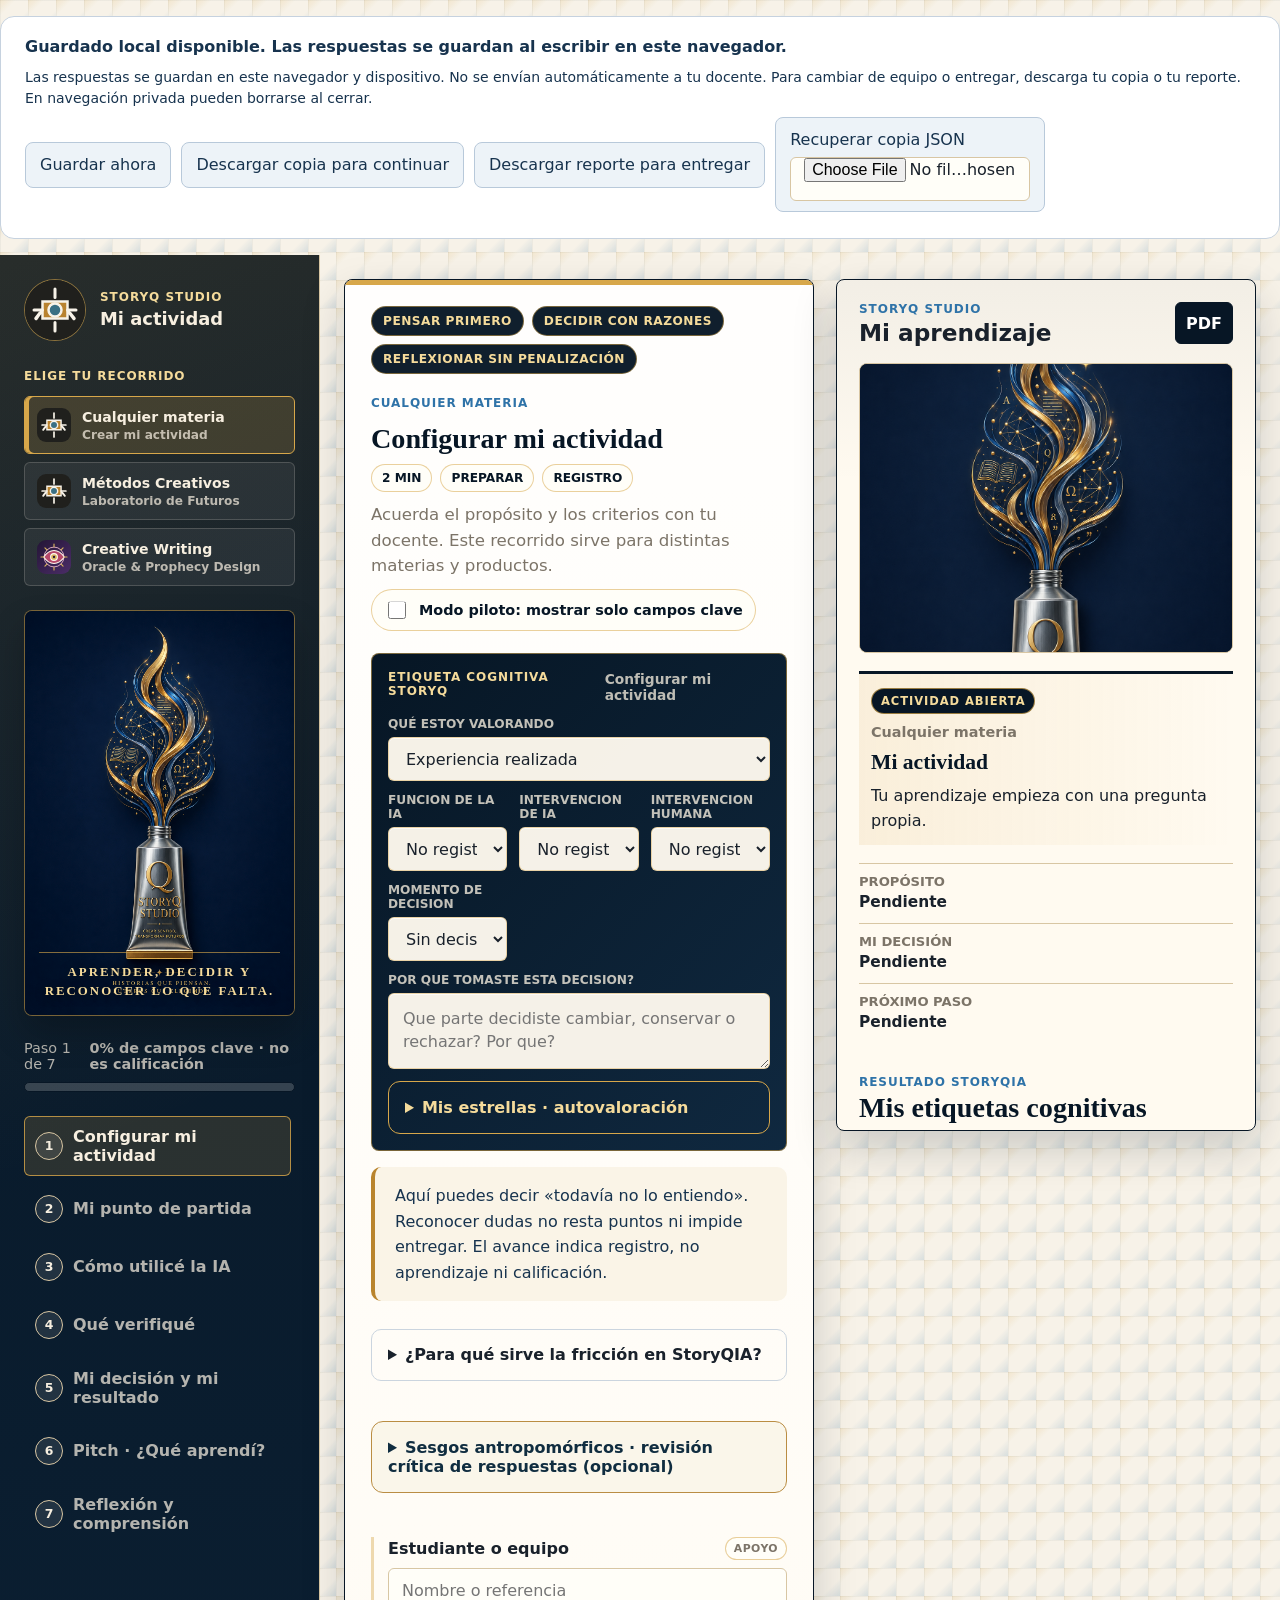
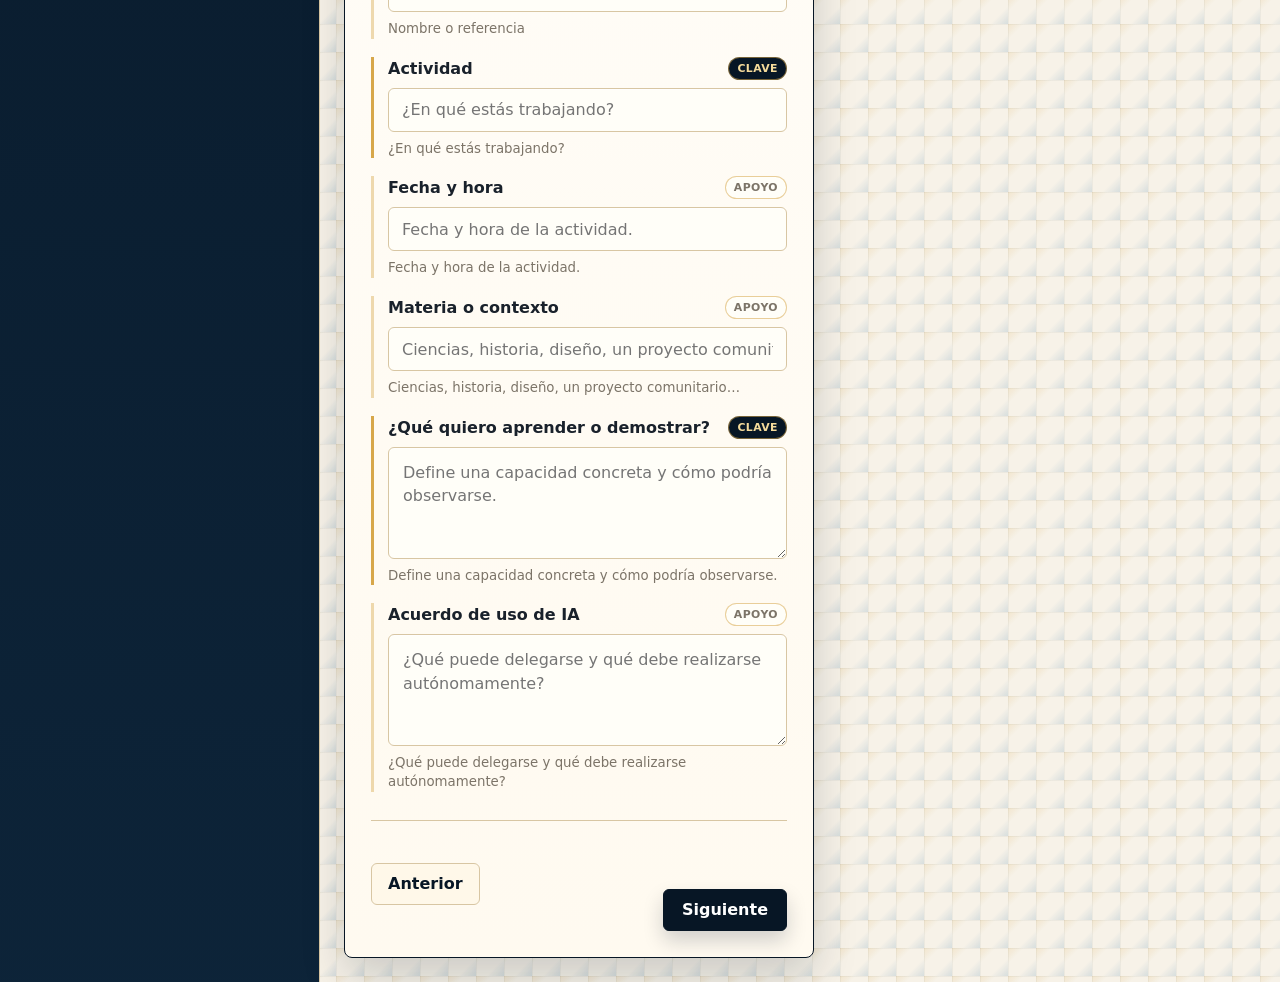
<file: index.html>
<!doctype html>
<html lang="es">
  <head>
    <meta charset="utf-8">
    <meta name="viewport" content="width=device-width, initial-scale=1">
    <title>StoryQ Studio — Trazabilidad creativa</title>
    <link rel="stylesheet" href="./styles.css?v=bias1">
  </head>
  <body>
    <section class="save-panel" aria-label="Guardar y recuperar mi trabajo">
      <strong id="saveStatus" role="status" aria-live="polite">Comprobando guardado…</strong>
      <p>Las respuestas se guardan en este navegador y dispositivo. No se envían automáticamente a tu docente. Para cambiar de equipo o entregar, descarga tu copia o tu reporte. En navegación privada pueden borrarse al cerrar.</p>
      <p id="storageWarning" role="status"></p>
      <div class="save-actions">
        <button type="button" id="saveNowBtn">Guardar ahora</button>
        <button type="button" id="backupBtn">Descargar copia para continuar</button>
        <button type="button" id="downloadReportBtn">Descargar reporte para entregar</button>
        <label class="restore-label">Recuperar copia JSON <input id="restoreFile" type="file" accept=".json,application/json"></label>
      </div>
      <p id="backupStatus" role="status" aria-live="polite"></p>
    </section>
    <div class="app-shell">
      <aside class="sidebar" aria-label="Progreso del laboratorio">
        <div class="brand">
          <img id="routeMark" src="./assets/future-lab-mark.svg" alt="Emblema de Métodos Creativos" class="brand-mark">
          <div>
            <p class="eyebrow">StoryQ Studio</p>
            <h1 id="routeTitle">Laboratorio de Futuros</h1>
          </div>
        </div>

        <section class="route-picker" aria-labelledby="routePickerTitle">
          <p id="routePickerTitle" class="eyebrow">Elige tu recorrido</p>
          <div id="routeNav" class="route-nav">
<button type="button" data-route="open"><img src="./assets/future-lab-mark.svg" alt=""><span><strong>Cualquier materia</strong><small>Crear mi actividad</small></span></button>
            <button type="button" data-route="methods">
              <img src="./assets/future-lab-mark.svg" alt="">
              <span><strong>Métodos Creativos</strong><small>Laboratorio de Futuros</small></span>
            </button>
            <button type="button" data-route="writing">
              <img src="./assets/oracle-prophecy-mark.svg" alt="">
              <span><strong>Creative Writing</strong><small>Oracle &amp; Prophecy Design</small></span>
            </button>
          </div>
        </section>

        <figure class="method-figure">
          <img id="routeHero" src="./assets/storyq-studio.png" alt="StoryQ Studio, crear sentido, transformar futuros">
          <figcaption id="routeTagline">Historias que piensan. Futuros que elegimos.</figcaption>
        </figure>

        <div class="progress-block">
          <div class="progress-copy">
            <span id="stepCounter">Paso 1 de 13</span>
            <strong id="completionText">0% completo</strong>
          </div>
          <div class="progress-track" aria-hidden="true">
            <div id="progressBar" class="progress-bar"></div>
          </div>
        </div>

        <nav id="stepNav" class="step-nav" aria-label="Pasos"></nav>
      </aside>

      <main class="workspace">
        <section class="editor-panel" aria-labelledby="stepTitle">
          <div id="studioRibbon" class="studio-ribbon">
            <span>Crear sentido</span>
            <span>Transformar futuros</span>
            <span>Diseñar artefactos</span>
          </div>

          <div class="step-heading">
            <p id="stepKicker" class="eyebrow">Sistema</p>
            <h2 id="stepTitle"></h2>
            <div id="stepMeta" class="step-meta" aria-label="Orientacion del paso"></div>
            <p id="stepPurpose" class="purpose"></p>
            <label class="pilot-toggle">
              <input id="pilotModeToggle" type="checkbox">
              <span id="pilotToggleLabel">Modo piloto: mostrar solo campos clave</span>
            </label>
            <p id="pilotModeNote" class="pilot-note" hidden>Recorrido reducido activo. Los campos de apoyo estan ocultos, pero no se borran.</p>
          </div>

          <section class="cognitive-card" aria-label="Etiqueta cognitiva StoryQ">
            <div class="cognitive-card-heading">
              <p class="eyebrow">Etiqueta cognitiva StoryQ</p>
              <strong id="cognitiveStepName">Proceso actual</strong>
            </div>
            <div id="cognitiveForm" class="cognitive-grid"></div>
          </section>

          <p class="learning-promise">Aquí puedes decir «todavía no lo entiendo». Reconocer dudas no resta puntos ni impide entregar. El avance indica registro, no aprendizaje ni calificación.</p>
          <details class="friction-guide"><summary>¿Para qué sirve la fricción en StoryQIA?</summary><p>Reducimos obstáculos operativos, proponemos retos con propósito y conservamos pausas de protección. Un reto debe ajustarse a la persona, la actividad y los apoyos.</p><a href="./assets/taxonomia-friccion-storyq-v3.png" target="_blank" rel="noopener">Ver la taxonomía de la fricción</a></details>
          <details id="biasReview" class="bias-review" lang="es"></details>
          <form id="stepForm" class="field-grid"></form>

          <div class="actions">
            <button id="prevBtn" class="ghost" type="button">Anterior</button>
            <div class="action-cluster">
              <button id="sampleBtn" class="ghost" type="button">Cargar caso demo</button>
              <button id="aiBtn" class="secondary" type="button">Ver contrapunto de muestra</button>
              <button id="nextBtn" class="primary" type="button">Siguiente</button>
            </div>
          </div>
        </section>

        <aside class="preview-panel" aria-labelledby="previewTitle">
          <div class="preview-header">
            <div>
              <p class="eyebrow">StoryQ Studio</p>
              <h2 id="previewTitle">Ficha curatorial</h2>
            </div>
            <button id="printBtn" class="icon-button" type="button" title="Imprimir o guardar como PDF" aria-label="Imprimir o guardar como PDF">
              <span aria-hidden="true">PDF</span>
            </button>
          </div>

          <div class="artifact-visual" aria-hidden="true">
            <img src="./assets/storyq-studio.png" alt="">
          </div>

          <article class="museum-label">
            <p id="labelType" class="label-number">Objeto especulativo</p>
            <p class="label-meta" id="labelWorld">Sociedad por definir</p>
            <h3 id="labelObject">Artefacto sin nombre</h3>
            <p id="labelText">La ficha aparecerá cuando escribas el texto curatorial o completes los campos centrales del laboratorio.</p>
          </article>

          <div class="summary-list">
            <div>
              <span id="summaryLabelOne">Dilema</span>
              <strong id="summaryDilemma">Pendiente</strong>
            </div>
            <div>
              <span id="summaryLabelTwo">Persona producida</span>
              <strong id="summaryHuman">Pendiente</strong>
            </div>
            <div>
              <span id="summaryLabelThree">Problema social</span>
              <strong id="summaryIssue">Pendiente</strong>
            </div>
          </div>

          <section id="cognitiveResults" class="cognitive-results" aria-label="Etiquetas cognitivas del recorrido"><p class="eyebrow">Resultado STORYQIA</p><h2>Mis etiquetas cognitivas</h2><div id="cognitiveLabels"></div></section>

          <section class="journey-panel" aria-label="Vista global del recorrido">
            <div class="journey-header">
              <div>
                <p id="journeyEyebrow" class="eyebrow">Vista global</p>
                <h3 id="journeyTitle">Recorrido del pensamiento</h3>
              </div>
            </div>
            <div id="journeyMap" class="journey-map"></div>
          </section>

          <section class="core-panel" aria-label="Campos clave">
            <div class="core-header">
              <div>
                <p id="coreEyebrow" class="eyebrow">Campos clave</p>
                <h3 id="coreTitle">Base del reporte</h3>
              </div>
              <strong id="coreCompletion">0/0</strong>
            </div>
            <div class="core-track" aria-hidden="true">
              <div id="coreBar"></div>
            </div>
            <p id="coreMessage">Completa los campos clave para fortalecer la trazabilidad.</p>
            <ul id="coreMissingList" class="core-missing"></ul>
          </section>

          <section class="trace-panel" aria-label="Trazabilidad cognitiva">
            <div class="trace-header">
              <div>
                <p id="traceEyebrow" class="eyebrow">Trazabilidad</p>
                <h3 id="traceTitle">Proceso de pensamiento</h3>
              </div>
              <strong id="traceScore">0 decisiones</strong>
            </div>
            <div class="trace-metrics">
              <div><span id="humanMetricLabel">Humano</span><strong id="humanPercent">100%</strong></div>
              <div><span id="aiMetricLabel">IA</span><strong id="aiPercent">0%</strong></div>
              <div><span id="iterationMetricLabel">Iteraciones</span><strong id="iterationCount">0</strong></div>
            </div>
            <ol id="timelineList" class="timeline-list"></ol>
          </section>

          <div class="export-actions">
            <button id="evidenceBtn" class="secondary full" type="button">Ver reporte StoryQ</button>
            <button id="resetBtn" class="danger full" type="button">Limpiar laboratorio</button>
          </div>

          <section id="evidencePanel" class="evidence-panel" hidden>
            <div class="evidence-header">
              <p class="eyebrow">Reporte StoryQ</p>
              <div class="report-actions">
                <button id="copyReadableBtn" class="ghost compact" type="button">Copiar texto</button>
                <button id="copyEvidenceBtn" class="ghost compact" type="button">Copiar datos</button>
              </div>
            </div>
            <p class="label-note">StoryQ Studio registra el proceso en una bitácora y, a partir de ella, genera este reporte con tus etiquetas, decisiones y reflexiones.</p>
            <details class="star-guide"><summary>RELATO · guía para conversar con IA</summary><p>Rol, Escenario, Logro, Antecedentes, Tipo y Optimización describen la anatomía del prompt. Su uso es orientativo, no obligatorio: puedes construir estos componentes durante la conversación. Optimizar implica revisar y decidir qué conservar, ajustar o descartar.</p></details>
            <div id="readableReport" class="readable-report"></div>
            <textarea id="evidenceText" readonly aria-label="Evidencia del laboratorio"></textarea>
            <p id="copyStatus" class="copy-status" aria-live="polite"></p>
          </section>
        </aside>
      </main>
    </div>

    <script src="./storage.js?v=save1"></script>
    <script src="./reflection.js?v=bias1"></script>
    <script src="./cognitive-diagnosis.js?v=bias1"></script>
    <script src="./cognitive-label.js?v=bias1"></script>
    <script src="./bias-review.js?v=bias1"></script>
    <script src="./app.js?v=bias1"></script>
  </body>
</html>
</file>
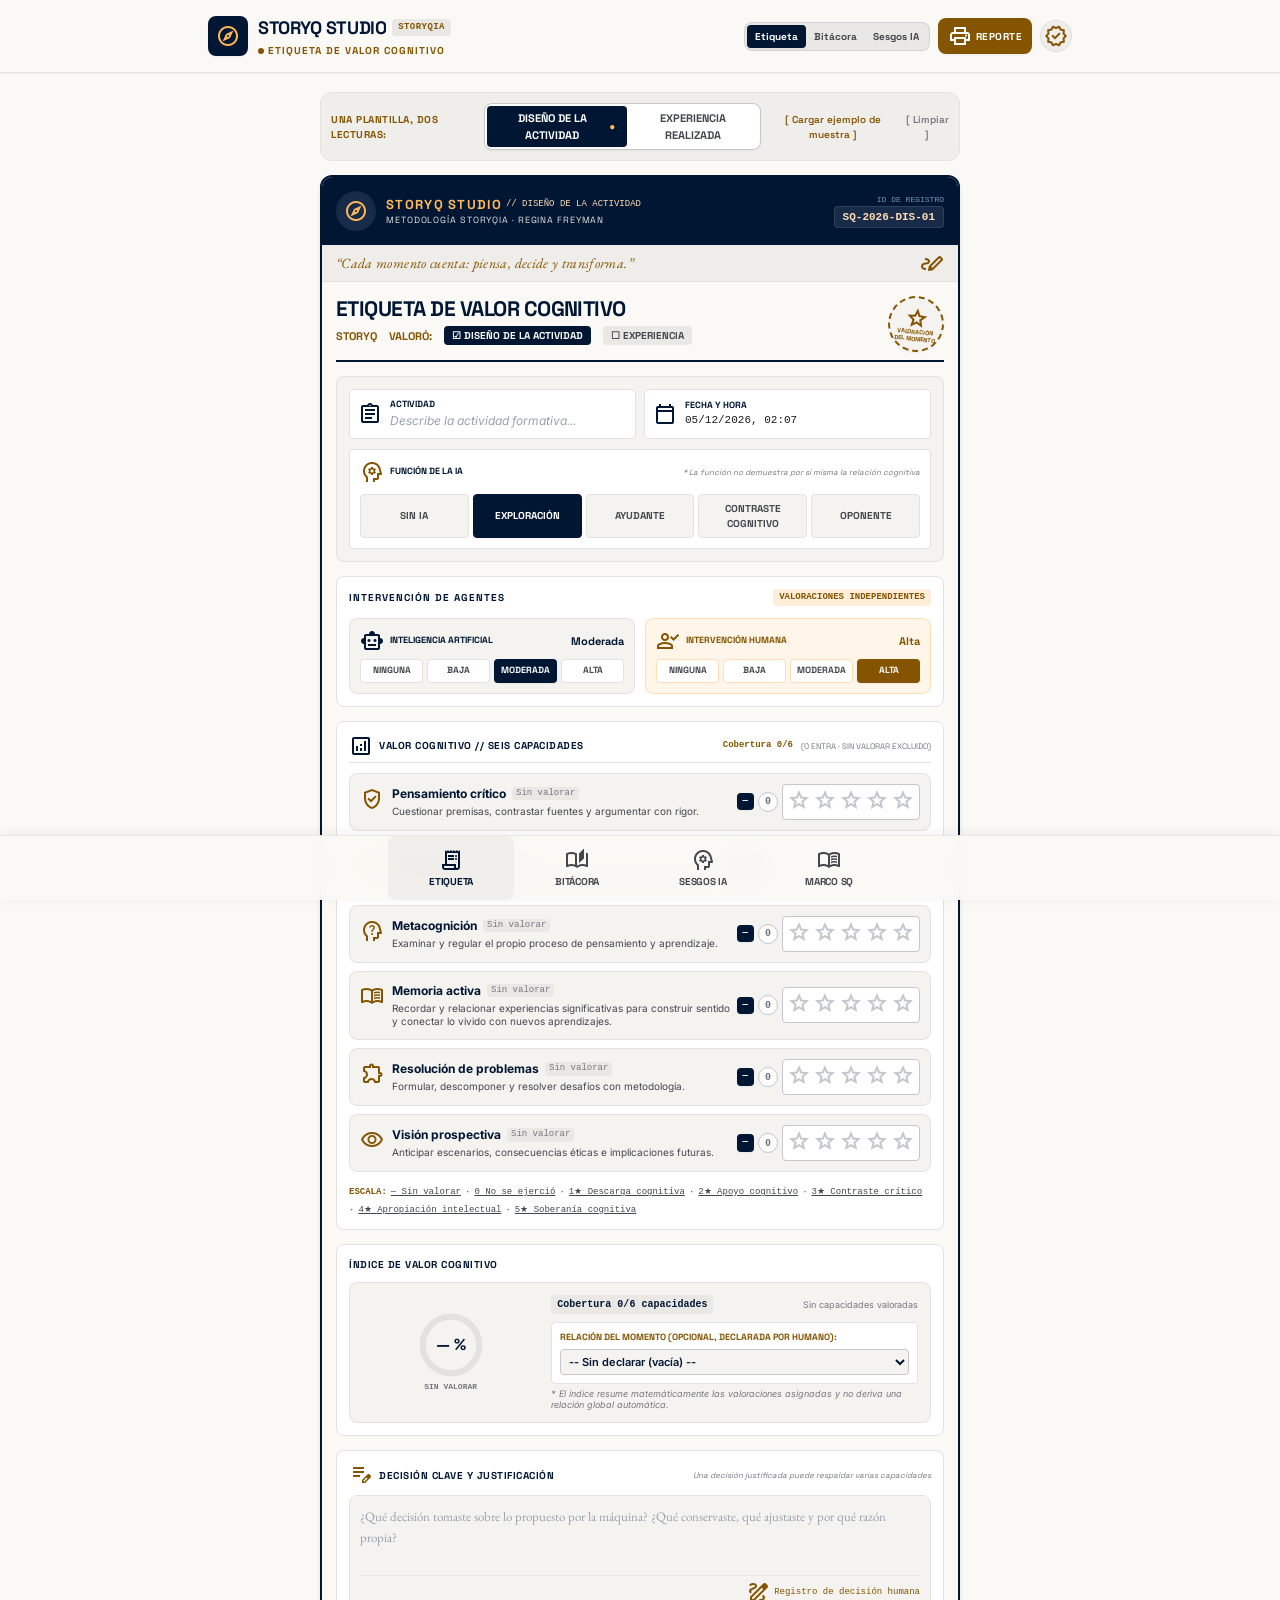
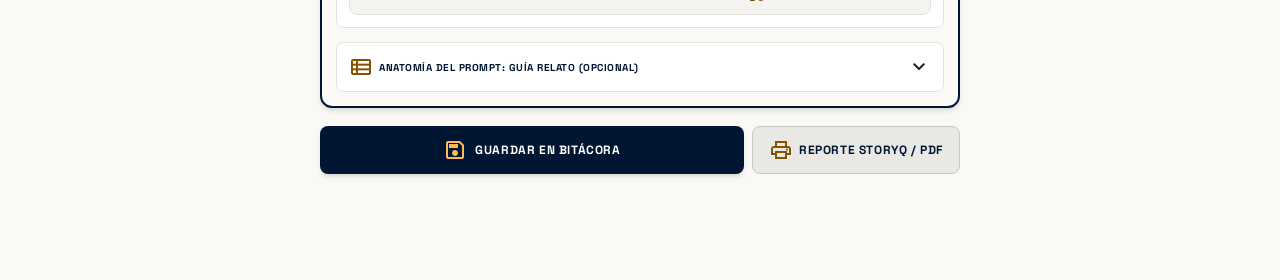
<file: movil/index.html>
<!doctype html>
<html lang="es">
  <head>
    <meta charset="UTF-8" />
    <meta name="viewport" content="width=device-width, initial-scale=1.0, maximum-scale=1.0, user-scalable=no, viewport-fit=cover" />
    <title>StoryQ Studio · STORYQIA</title>
    <meta name="description" content="StoryQ Studio · Metodología STORYQIA por Regina Freyman. Etiqueta de valor cognitivo y bitácora de doble lectura." />
    <meta property="og:title" content="StoryQ Studio · STORYQIA" />
    <meta property="og:description" content="StoryQ Studio · Metodología STORYQIA por Regina Freyman. Etiqueta de valor cognitivo y bitácora de doble lectura." />
    <meta property="og:type" content="website" />
    <meta name="twitter:card" content="summary_large_image" />

    <!-- Google Fonts & Material Symbols -->
    <link rel="preconnect" href="https://fonts.googleapis.com" />
    <link rel="preconnect" href="https://fonts.gstatic.com" crossorigin />
    <link href="https://fonts.googleapis.com/css2?family=EB+Garamond:ital,wght@0,400..800;1,400..800&family=Inter:wght@300;400;500;600;700;800&family=JetBrains+Mono:ital,wght@0,300..800;1,300..800&family=Source+Sans+3:ital,wght@0,300..900;1,300..900&family=Space+Grotesk:wght@400;500;600;700&display=swap" rel="stylesheet" />
    <link href="https://fonts.googleapis.com/css2?family=Material+Symbols+Outlined:opsz,wght,FILL,GRAD@20..48,100..700,0..1,-50..200" rel="stylesheet" />
    <script type="module" crossorigin src="./assets/index-DOK18WyF.js"></script>
    <link rel="stylesheet" crossorigin href="./assets/index-CzpX3XnX.css">
  </head>
  <body>
    <div id="root"></div>
  </body>
</html>
</file>
<file: styles.css>
:root {
  --ink: #19212b;
  --light-ink: #f7efe0;
  --muted: #7c7468;
  --line: #d8c6a3;
  --paper: #f7f2e8;
  --panel: #fffaf0;
  --black: #071625;
  --green: #2d6f61;
  --red: #b94b3f;
  --gold: #d7a74a;
  --gold-soft: #f5db9b;
  --cyan: #2f73a8;
  --navy: #071625;
  --navy-soft: #102941;
  --silver: #c9d0d4;
  --shadow: 0 18px 44px rgba(7, 22, 37, 0.18);
}

* {
  box-sizing: border-box;
}

body {
  margin: 0;
  min-height: 100vh;
  background:
    linear-gradient(135deg, rgba(215, 167, 74, 0.18), transparent 28%),
    linear-gradient(315deg, rgba(47, 115, 168, 0.16), transparent 32%),
    linear-gradient(rgba(7, 22, 37, 0.045) 1px, transparent 1px),
    linear-gradient(90deg, rgba(7, 22, 37, 0.045) 1px, transparent 1px),
    var(--paper);
  background-size: 28px 28px;
  color: var(--ink);
  font-family: Inter, ui-sans-serif, system-ui, -apple-system, BlinkMacSystemFont, "Segoe UI", sans-serif;
}

button,
textarea,
input,
select {
  font: inherit;
}

button {
  min-height: 42px;
  border: 1px solid var(--black);
  border-radius: 6px;
  cursor: pointer;
  font-weight: 760;
  letter-spacing: 0;
}

button:focus-visible,
textarea:focus-visible,
input:focus-visible,
select:focus-visible {
  outline: 3px solid rgba(58, 112, 132, 0.32);
  outline-offset: 2px;
}

.app-shell {
  display: grid;
  grid-template-columns: minmax(260px, 320px) 1fr;
  min-height: 100vh;
}

.sidebar {
  display: flex;
  flex-direction: column;
  gap: 24px;
  padding: 24px;
  border-right: 1px solid var(--line);
  background:
    linear-gradient(160deg, rgba(215, 167, 74, 0.16), transparent 38%),
    linear-gradient(180deg, rgba(7, 22, 37, 0.97), rgba(13, 36, 57, 0.97)),
    var(--navy);
  backdrop-filter: blur(10px);
  color: var(--light-ink);
}

.brand {
  display: flex;
  align-items: center;
  gap: 14px;
  padding-bottom: 4px;
}

.brand-mark {
  width: 62px;
  height: 62px;
  border: 1px solid rgba(215, 167, 74, 0.64);
  border-radius: 999px;
  background: var(--navy);
  object-fit: cover;
  object-position: 50% 72%;
  flex: 0 0 auto;
}

.method-figure {
  position: relative;
  display: grid;
  place-items: center;
  margin: 0;
  min-height: 300px;
  overflow: hidden;
  border: 1px solid rgba(215, 167, 74, 0.55);
  border-radius: 8px;
  background: #061322;
  box-shadow: inset 0 0 0 1px rgba(255, 250, 240, 0.08), 0 18px 34px rgba(0, 0, 0, 0.22);
}

.route-picker {
  display: grid;
  gap: 8px;
}

.route-nav {
  display: grid;
  gap: 8px;
}

.route-nav button {
  display: grid;
  grid-template-columns: 42px 1fr;
  align-items: center;
  gap: 3px;
  min-height: 0;
  padding: 11px 12px;
  border-color: rgba(247, 239, 224, 0.18);
  background: rgba(255, 250, 240, 0.06);
  color: rgba(247, 239, 224, 0.72);
  text-align: left;
}

.route-nav button > img {
  width: 34px;
  height: 34px;
  border-radius: 9px;
}

.route-nav button strong,
.route-nav button span,
.route-nav button small {
  display: block;
}

.route-nav button strong {
  color: var(--light-ink);
  font-size: 0.88rem;
}

.route-nav button small {
  margin-top: 3px;
  color: inherit;
  font-size: 0.76rem;
  font-weight: 600;
}

.route-nav button.active {
  border-color: var(--gold);
  background: rgba(215, 167, 74, 0.18);
  box-shadow: inset 4px 0 0 var(--gold);
}

body[data-route="writing"] {
  --gold: #b7496b;
  --gold-soft: #f4bfd0;
  --cyan: #7055a6;
  --navy-soft: #442a60;
}


.method-figure img {
  width: 100%;
  height: 100%;
  max-height: 420px;
  object-fit: cover;
  object-position: 50% 35%;
  filter: saturate(1.05) contrast(1.04);
}

.method-figure figcaption {
  position: absolute;
  right: 14px;
  bottom: 14px;
  left: 14px;
  border-top: 1px solid rgba(215, 167, 74, 0.62);
  padding-top: 10px;
  color: var(--gold-soft);
  font-family: Georgia, "Times New Roman", serif;
  font-size: 0.8rem;
  font-weight: 700;
  letter-spacing: 0.16em;
  line-height: 1.45;
  text-align: center;
  text-transform: uppercase;
  text-shadow: 0 2px 10px rgba(0, 0, 0, 0.65);
}

.eyebrow {
  margin: 0 0 5px;
  color: var(--cyan);
  font-size: 0.75rem;
  font-weight: 850;
  letter-spacing: 0.08em;
  text-transform: uppercase;
}

.sidebar .eyebrow {
  color: var(--gold-soft);
}

.sidebar h1 {
  color: var(--light-ink);
}

h1,
h2,
h3,
p {
  overflow-wrap: anywhere;
}

h1 {
  margin: 0;
  font-size: 1.12rem;
  line-height: 1.12;
}

h2 {
  margin: 0;
  font-size: clamp(1.55rem, 2.2vw, 2.55rem);
  line-height: 1.02;
}

h3 {
  margin: 0;
  font-size: 1.35rem;
  line-height: 1.12;
}

.progress-block {
  display: grid;
  gap: 10px;
}

.progress-copy {
  display: flex;
  justify-content: space-between;
  gap: 12px;
  color: rgba(247, 239, 224, 0.72);
  font-size: 0.9rem;
}

.progress-track {
  height: 10px;
  overflow: hidden;
  border: 1px solid var(--black);
  border-radius: 999px;
  background: rgba(255, 250, 240, 0.18);
}

.progress-bar {
  width: 0%;
  height: 100%;
  background: linear-gradient(90deg, var(--silver), var(--gold));
  transition: width 180ms ease;
}

.step-nav {
  display: grid;
  gap: 8px;
  overflow: auto;
  padding-right: 4px;
}

.step-tab {
  display: grid;
  grid-template-columns: 28px 1fr;
  gap: 10px;
  align-items: center;
  width: 100%;
  padding: 10px;
  border-color: transparent;
  background: transparent;
  color: rgba(247, 239, 224, 0.72);
  text-align: left;
}

.step-tab span:first-child {
  display: grid;
  place-items: center;
  width: 28px;
  height: 28px;
  border: 1px solid var(--line);
  border-radius: 999px;
  background: rgba(255, 250, 240, 0.1);
  color: var(--light-ink);
  font-size: 0.78rem;
}

.step-tab.active {
  border-color: rgba(215, 167, 74, 0.8);
  background: rgba(215, 167, 74, 0.16);
  color: var(--light-ink);
}

.step-tab.complete span:first-child {
  border-color: var(--gold);
  background: var(--gold);
  color: var(--navy);
}

.workspace {
  display: grid;
  grid-template-columns: minmax(0, 1fr) minmax(310px, 420px);
  gap: 22px;
  padding: 24px;
}

.editor-panel,
.preview-panel {
  border: 1px solid var(--black);
  border-radius: 8px;
  background: var(--panel);
  box-shadow: var(--shadow);
}

.editor-panel {
  display: grid;
  grid-template-rows: auto 1fr auto;
  min-height: calc(100vh - 48px);
  padding: 26px;
  background:
    linear-gradient(180deg, rgba(255, 255, 255, 0.88), rgba(255, 250, 240, 0.96)),
    var(--panel);
  position: relative;
  overflow: hidden;
}

.editor-panel::before {
  content: "";
  position: absolute;
  inset: 0;
  border-top: 5px solid var(--gold);
  pointer-events: none;
}

.studio-ribbon {
  display: flex;
  flex-wrap: wrap;
  gap: 8px;
  margin-bottom: 22px;
}

.studio-ribbon span {
  border: 1px solid rgba(215, 167, 74, 0.52);
  border-radius: 999px;
  background: rgba(7, 22, 37, 0.96);
  color: var(--gold-soft);
  padding: 7px 11px;
  font-size: 0.76rem;
  font-weight: 780;
  letter-spacing: 0.04em;
  text-transform: uppercase;
}

.step-heading {
  display: grid;
  gap: 10px;
  max-width: 850px;
  position: relative;
  z-index: 1;
}

.step-heading h2 {
  font-family: Georgia, "Times New Roman", serif;
  color: var(--navy);
}

.step-meta {
  display: flex;
  flex-wrap: wrap;
  gap: 8px;
}

.step-meta span {
  border: 1px solid rgba(215, 167, 74, 0.52);
  border-radius: 999px;
  background: #fffef8;
  color: var(--navy);
  padding: 6px 10px;
  font-size: 0.76rem;
  font-weight: 820;
  text-transform: uppercase;
}

.cognitive-card {
  display: grid;
  gap: 14px;
  margin-top: 22px;
  border: 1px solid rgba(215, 167, 74, 0.55);
  border-radius: 8px;
  background:
    linear-gradient(135deg, rgba(7, 22, 37, 0.96), rgba(16, 41, 65, 0.96)),
    var(--navy);
  color: var(--light-ink);
  padding: 16px;
  position: relative;
  z-index: 1;
}

.cognitive-card-heading {
  display: flex;
  align-items: center;
  justify-content: space-between;
  gap: 12px;
}

.cognitive-card-heading .eyebrow {
  color: var(--gold-soft);
}

.cognitive-card-heading strong {
  color: rgba(247, 239, 224, 0.76);
  font-size: 0.86rem;
}

.cognitive-grid {
  display: grid;
  grid-template-columns: repeat(3, minmax(0, 1fr));
  gap: 12px;
}

.mini-field {
  display: grid;
  gap: 6px;
}

.mini-field span {
  color: rgba(247, 239, 224, 0.78);
  font-size: 0.76rem;
  font-weight: 820;
  text-transform: uppercase;
}

.mini-field select,
.mini-field textarea {
  border-color: rgba(215, 167, 74, 0.42);
  background: rgba(255, 250, 240, 0.96);
  color: var(--ink);
}

.mini-field textarea {
  min-height: 76px;
}

.mini-field.wide {
  grid-column: 1 / -1;
}

.purpose {
  margin: 0;
  max-width: 850px;
  color: var(--muted);
  font-size: 1.04rem;
  line-height: 1.55;
}

.pilot-toggle {
  display: flex;
  align-items: center;
  gap: 10px;
  width: fit-content;
  border: 1px solid rgba(215, 167, 74, 0.52);
  border-radius: 999px;
  background: #fffef8;
  padding: 8px 12px;
  color: var(--navy);
  font-size: 0.9rem;
  font-weight: 780;
}

.pilot-toggle input {
  width: 18px;
  min-height: 18px;
  accent-color: var(--gold);
}

.pilot-note {
  margin: 0;
  border-left: 3px solid var(--gold);
  background: rgba(215, 167, 74, 0.12);
  color: var(--muted);
  padding: 8px 10px;
  line-height: 1.4;
}

.field-grid {
  display: grid;
  align-content: start;
  gap: 18px;
  padding: 28px 0;
}

.field {
  display: grid;
  gap: 8px;
  border-left: 3px solid rgba(215, 167, 74, 0.42);
  padding-left: 14px;
}

.field label {
  display: flex;
  align-items: center;
  justify-content: space-between;
  gap: 12px;
  font-weight: 820;
}

.field label strong {
  border: 1px solid rgba(215, 167, 74, 0.54);
  border-radius: 999px;
  padding: 4px 8px;
  font-size: 0.68rem;
  letter-spacing: 0.04em;
  text-transform: uppercase;
  white-space: nowrap;
}

.core-field {
  border-left-color: var(--gold);
}

.core-field label strong {
  background: var(--navy);
  color: var(--gold-soft);
}

.support-field label strong {
  background: #fffef8;
  color: var(--muted);
}

.field small {
  color: var(--muted);
  line-height: 1.4;
}

textarea,
input,
select {
  width: 100%;
  border: 1px solid var(--line);
  border-radius: 6px;
  background: #fffef8;
  color: var(--ink);
  box-shadow: inset 0 1px 0 rgba(255, 255, 255, 0.7);
}

textarea {
  min-height: 112px;
  resize: vertical;
  padding: 13px 14px;
  line-height: 1.45;
}

input,
select {
  min-height: 44px;
  padding: 0 13px;
}

.two-column {
  grid-template-columns: repeat(2, minmax(0, 1fr));
}

.actions,
.export-actions,
.preview-header {
  display: flex;
  align-items: center;
  gap: 10px;
}

.actions {
  justify-content: space-between;
  border-top: 1px solid var(--line);
  padding-top: 16px;
}

.action-cluster {
  display: flex;
  flex-wrap: wrap;
  justify-content: flex-end;
  gap: 10px;
}

.primary {
  background: var(--navy);
  color: white;
  padding: 0 18px;
  box-shadow: 0 10px 20px rgba(7, 22, 37, 0.18);
}

.secondary,
.ghost {
  background: #fff8e9;
  color: var(--black);
  padding: 0 16px;
}

.secondary {
  border-color: rgba(215, 167, 74, 0.86);
  background: linear-gradient(180deg, #fff9e9, #f5dfaa);
}

.ghost {
  border-color: var(--line);
}

.danger {
  border-color: #8e322a;
  background: #fff3ef;
  color: #8e322a;
}

.preview-panel {
  position: sticky;
  top: 24px;
  display: flex;
  flex-direction: column;
  gap: 18px;
  max-height: calc(100vh - 48px);
  overflow: auto;
  padding: 22px;
  background:
    linear-gradient(180deg, rgba(7, 22, 37, 0.05), transparent 24%),
    var(--panel);
}

.preview-header {
  justify-content: space-between;
}

.preview-header h2 {
  font-size: 1.45rem;
}

.icon-button {
  min-width: 52px;
  padding: 0 10px;
  background: var(--navy);
  color: white;
}

.artifact-visual {
  position: relative;
  min-height: 290px;
  border: 1px solid var(--line);
  border-radius: 8px;
  background: var(--navy);
  overflow: hidden;
  box-shadow: inset 0 0 0 1px rgba(255, 250, 240, 0.1);
}

.artifact-visual img {
  width: 100%;
  height: 100%;
  min-height: 290px;
  object-fit: cover;
  object-position: 50% 34%;
}

.museum-label {
  display: grid;
  gap: 10px;
  border-top: 3px solid var(--black);
  padding-top: 14px;
  background: linear-gradient(90deg, rgba(215, 167, 74, 0.13), transparent);
  padding-right: 12px;
  padding-bottom: 12px;
  padding-left: 12px;
}

.label-number {
  width: fit-content;
  margin: 0;
  border: 1px solid rgba(215, 167, 74, 0.7);
  border-radius: 999px;
  background: var(--navy);
  color: var(--gold-soft);
  padding: 5px 9px;
  font-size: 0.72rem;
  font-weight: 850;
  letter-spacing: 0.08em;
  text-transform: uppercase;
}

.museum-label h3 {
  font-family: Georgia, "Times New Roman", serif;
  color: var(--navy);
}

.label-meta {
  margin: 0;
  color: var(--muted);
  font-size: 0.9rem;
  font-weight: 760;
}

.museum-label p:last-child {
  margin: 0;
  color: var(--ink);
  line-height: 1.55;
}

.summary-list {
  display: grid;
  gap: 10px;
}

.summary-list div {
  display: grid;
  gap: 3px;
  border-top: 1px solid var(--line);
  padding-top: 10px;
}

.summary-list span {
  color: var(--muted);
  font-size: 0.82rem;
  font-weight: 820;
  text-transform: uppercase;
}

.summary-list strong {
  font-size: 0.96rem;
  line-height: 1.35;
}

.journey-panel {
  display: grid;
  gap: 12px;
  border: 1px solid rgba(7, 22, 37, 0.14);
  border-radius: 8px;
  background: #f8f4eb;
  padding: 14px;
}

.journey-header h3 {
  color: var(--navy);
  font-family: Georgia, "Times New Roman", serif;
  font-size: 1.08rem;
}

.journey-map {
  display: grid;
  gap: 8px;
}

.journey-item {
  display: grid;
  grid-template-columns: 28px 1fr;
  gap: 10px;
  align-items: start;
  position: relative;
}

.journey-item:not(:last-child)::after {
  content: "";
  position: absolute;
  left: 13px;
  top: 30px;
  bottom: -8px;
  width: 2px;
  background: rgba(7, 22, 37, 0.12);
}

.journey-item > span {
  display: grid;
  place-items: center;
  width: 28px;
  aspect-ratio: 1;
  border: 1px solid rgba(7, 22, 37, 0.18);
  border-radius: 50%;
  background: var(--panel);
  color: var(--muted);
  font-size: 0.78rem;
  font-weight: 850;
  z-index: 1;
}

.journey-item.filled > span {
  border-color: rgba(215, 167, 74, 0.78);
  background: var(--navy);
  color: var(--gold-soft);
}

.journey-item div {
  display: grid;
  gap: 2px;
  min-width: 0;
  border-bottom: 1px solid rgba(7, 22, 37, 0.08);
  padding-bottom: 8px;
}

.journey-item strong {
  color: var(--navy);
  font-size: 0.82rem;
  text-transform: uppercase;
}

.journey-item p {
  margin: 0;
  color: var(--muted);
  font-size: 0.88rem;
  line-height: 1.35;
}

.core-panel {
  display: grid;
  gap: 10px;
  border: 1px solid rgba(215, 167, 74, 0.55);
  border-radius: 8px;
  background: #fffef8;
  padding: 14px;
}

.core-header {
  display: flex;
  align-items: start;
  justify-content: space-between;
  gap: 14px;
}

.core-header h3 {
  color: var(--navy);
  font-family: Georgia, "Times New Roman", serif;
  font-size: 1.08rem;
}

.core-header > strong {
  border: 1px solid rgba(215, 167, 74, 0.62);
  border-radius: 999px;
  background: var(--navy);
  color: var(--gold-soft);
  padding: 5px 9px;
  white-space: nowrap;
}

.core-track {
  height: 9px;
  overflow: hidden;
  border: 1px solid var(--line);
  border-radius: 999px;
  background: #f4ead7;
}

.core-track div {
  width: 0%;
  height: 100%;
  background: linear-gradient(90deg, var(--gold), var(--navy-soft));
  transition: width 180ms ease;
}

#coreMessage {
  margin: 0;
  color: var(--muted);
  line-height: 1.4;
}

.core-missing {
  display: grid;
  gap: 5px;
  margin: 0;
  padding-left: 20px;
  color: var(--muted);
  font-size: 0.88rem;
}

.core-missing li::marker {
  color: var(--gold);
}

.trace-panel {
  display: grid;
  gap: 14px;
  border: 1px solid rgba(215, 167, 74, 0.55);
  border-radius: 8px;
  background:
    linear-gradient(180deg, rgba(7, 22, 37, 0.96), rgba(16, 41, 65, 0.98)),
    var(--navy);
  color: var(--light-ink);
  padding: 16px;
}

.trace-header {
  display: flex;
  align-items: start;
  justify-content: space-between;
  gap: 14px;
}

.trace-header .eyebrow {
  color: var(--gold-soft);
}

.trace-header h3 {
  color: var(--light-ink);
  font-family: Georgia, "Times New Roman", serif;
  font-size: 1.12rem;
}

.trace-header > strong {
  border: 1px solid rgba(215, 167, 74, 0.62);
  border-radius: 999px;
  color: var(--gold-soft);
  padding: 5px 9px;
  white-space: nowrap;
}

.trace-metrics {
  display: grid;
  grid-template-columns: repeat(3, minmax(0, 1fr));
  gap: 8px;
}

.trace-metrics div {
  display: grid;
  gap: 3px;
  border: 1px solid rgba(255, 250, 240, 0.13);
  border-radius: 6px;
  background: rgba(255, 250, 240, 0.07);
  padding: 9px;
}

.trace-metrics span {
  color: rgba(247, 239, 224, 0.64);
  font-size: 0.7rem;
  font-weight: 820;
  text-transform: uppercase;
}

.trace-metrics strong {
  color: var(--gold-soft);
}

.timeline-list {
  display: grid;
  gap: 10px;
  margin: 0;
  padding-left: 22px;
}

.timeline-list li::marker {
  color: var(--gold);
}

.timeline-list li {
  padding-left: 4px;
}

.timeline-list strong,
.timeline-list span {
  display: block;
}

.timeline-list strong {
  color: var(--light-ink);
  font-size: 0.9rem;
}

.timeline-list span {
  color: rgba(247, 239, 224, 0.68);
  font-size: 0.8rem;
  line-height: 1.35;
}

.export-actions {
  display: grid;
  margin-top: auto;
}

.full {
  width: 100%;
}

.compact {
  min-height: 34px;
  padding: 0 12px;
}

.evidence-panel {
  display: grid;
  gap: 10px;
  border-top: 1px solid var(--line);
  padding-top: 14px;
}

.evidence-header {
  display: flex;
  align-items: center;
  justify-content: space-between;
  gap: 10px;
}

.report-actions {
  display: flex;
  flex-wrap: wrap;
  justify-content: flex-end;
  gap: 8px;
}

.evidence-panel textarea {
  min-height: 210px;
  font-family: ui-monospace, SFMono-Regular, Menlo, Monaco, Consolas, "Liberation Mono", monospace;
  font-size: 0.78rem;
  line-height: 1.45;
}

.readable-report {
  display: grid;
  gap: 14px;
}

.readable-report section {
  display: grid;
  gap: 10px;
  border: 1px solid rgba(215, 167, 74, 0.36);
  border-radius: 8px;
  background: rgba(255, 250, 240, 0.72);
  padding: 12px;
}

.readable-report h4 {
  margin: 0;
  color: var(--navy);
  font-family: Georgia, "Times New Roman", serif;
  font-size: 1rem;
}

.readable-report ul,
.readable-report ol {
  display: grid;
  gap: 8px;
  margin: 0;
  padding-left: 20px;
}

.readable-report li {
  color: var(--ink);
  line-height: 1.38;
}

.readable-report li::marker {
  color: var(--gold);
}

.report-metrics {
  display: grid;
  grid-template-columns: repeat(2, minmax(0, 1fr));
  gap: 8px;
}

.report-metrics div {
  display: grid;
  gap: 3px;
  border-radius: 6px;
  background: #fffef8;
  padding: 9px;
}

.report-metrics span,
.readable-report dt,
.report-list span,
.report-timeline span {
  color: var(--muted);
  font-size: 0.74rem;
  font-weight: 820;
  text-transform: uppercase;
}

.report-metrics strong {
  color: var(--navy);
  font-size: 1.05rem;
}

.readable-report dl {
  display: grid;
  gap: 8px;
  margin: 0;
}

.readable-report dd {
  margin: -4px 0 4px;
  line-height: 1.4;
}

.report-list strong,
.report-list span,
.report-timeline strong,
.report-timeline span {
  display: block;
}

.report-list strong,
.report-timeline strong {
  color: var(--navy);
}

.copy-status {
  min-height: 20px;
  margin: 0;
  color: var(--muted);
  font-size: 0.86rem;
}

.ai-output {
  border-left: 4px solid var(--cyan);
  padding: 12px 14px;
  background: #edf5f5;
  color: var(--ink);
  line-height: 1.45;
}

@media (max-width: 1040px) {
  .app-shell {
    grid-template-columns: 1fr;
  }

  .sidebar {
    position: static;
    border-right: 0;
    border-bottom: 1px solid var(--line);
  }

  .step-nav {
    grid-template-columns: repeat(2, minmax(0, 1fr));
  }

  .workspace {
    grid-template-columns: 1fr;
  }

  .editor-panel {
    min-height: auto;
  }

  .preview-panel {
    position: static;
    max-height: none;
  }

  .cognitive-grid {
    grid-template-columns: repeat(2, minmax(0, 1fr));
  }
}

@media (max-width: 640px) {
  .sidebar,
  .workspace,
  .editor-panel,
  .preview-panel {
    padding: 16px;
  }

  .workspace {
    gap: 16px;
  }

  .step-nav,
  .two-column,
  .cognitive-grid,
  .trace-metrics {
    grid-template-columns: 1fr;
  }

  .actions {
    display: grid;
    grid-template-columns: 1fr;
  }

  .actions button,
  .action-cluster {
    width: 100%;
  }

  .action-cluster {
    display: grid;
  }
}

@media print {
  body {
    background: white;
  }

  .sidebar,
  .editor-panel,
  .export-actions,
  .icon-button {
    display: none;
  }

  .app-shell,
  .workspace {
    display: block;
    padding: 0;
  }

  .preview-panel {
    position: static;
    max-height: none;
    border: 0;
    box-shadow: none;
  }
}

.learning-promise { padding: 16px 20px; border-left: 4px solid #b9842d; border-radius: 10px; background: #faf4e7; color: #17334e; line-height: 1.6; }
.report-details { white-space: pre-wrap; overflow-wrap: anywhere; font: inherit; }
.readable-report dd { white-space: pre-wrap; overflow-wrap: anywhere; }
@media print { #evidencePanel { display: block !important; } #evidenceText, .report-actions, .copy-status { display: none; } .readable-report section { break-inside: avoid; } }

[hidden] { display: none !important; }
@media print { #evidencePanel[hidden] { display: block !important; } }

.friction-guide { margin: 12px 0 24px; padding: 12px 16px; border: 1px solid #cbd5df; border-radius: 10px; line-height: 1.6; }
.friction-guide summary { cursor: pointer; font-weight: 650; }

.save-panel { margin: 16px auto; max-width: 1500px; padding: 18px 24px; border: 1px solid #c6d2df; border-radius: 14px; background: #fff; color: #17334e; line-height: 1.5; }
.save-panel p { margin: 8px 0; font-size: 14px; }
.save-actions { display: flex; flex-wrap: wrap; align-items: center; gap: 10px; }
.save-actions button, .restore-label { padding: 10px 14px; background: #edf3f8; color: #17334e; border: 1px solid #b8c9da; border-radius: 8px; font: inherit; }
.restore-label input { display: block; max-width: 240px; margin-top: 5px; }
#saveStatus[data-state="error"], #storageWarning:not(:empty) { color: #993d13; }
@media print { .save-panel { display: none; } }

.cognitive-results { margin: 24px 0; }
.cognitive-results h2 { font-family: Georgia, serif; color: #071625; }
.result-label { display: grid; grid-template-columns: 22% minmax(0,1fr); background: #fffaf0; border: 2px solid #102941; border-radius: 18px; margin: 20px 0; overflow: hidden; color: #102941; }
.label-brand { background: #071625; color: #f5db9b; padding: 20px 10px; display: flex; flex-direction: column; align-items: center; text-align: center; gap: 12px; }
.label-brand strong { font-size: 17px; }
.label-brand span,.label-brand b { font-size: 11px; overflow-wrap: anywhere; }
.label-brand p { font: italic 15px/1.5 Georgia,serif; color: #fffaf0; }
.label-brand img { width: 100%; border-radius: 8px; }
.label-content { min-width: 0; padding: 18px; }
.label-kicker { text-transform: uppercase; font-weight: 800; letter-spacing: .06em; }
.label-content header h3 { color: #b9842d; font-size: 28px; margin: 6px 0; }
.label-content header p { font-weight: 700; }
.label-content dl { margin: 10px 0; }
.label-content dt { font-size: 11px; text-transform: uppercase; font-weight: 700; color: #2f73a8; }
.label-content dd { margin: 4px 0 12px; font-size: 14px; white-space: pre-wrap; overflow-wrap: anywhere; }
.label-identity,.label-interventions { display: grid; grid-template-columns: repeat(2,minmax(0,1fr)); gap: 8px 18px; }
.label-box { border: 1px solid #102941; border-radius: 12px; padding: 12px; margin: 12px 0; }
.label-box h4 { margin: 0 0 10px; font-size: 14px; text-transform: uppercase; }
.label-box p,.label-evidence p { white-space: pre-wrap; overflow-wrap: anywhere; font-size: 13px; line-height: 1.55; }
.label-note { font-size: 11px !important; color: #53616b; }
.label-values { list-style: none; padding: 0; margin: 0; }
.label-values li { display: flex; justify-content: space-between; gap: 10px; padding: 8px 0; border-bottom: 1px solid #e3d6bc; font-size: 13px; }
.label-values strong { color: #2d6f61; font-size: 11px; }
.label-values small { display: block; margin-top: 4px; font-size: 11px; color: #53616b; line-height: 1.4; }
.rating-evidence { display: block !important; color: #17334e; white-space: pre-wrap; }
.cognitive-rubric { padding: 16px; border: 1px solid #d7a74a; border-radius: 12px; }
.cognitive-rubric summary { cursor: pointer; font-weight: 800; color: #f5db9b; }
.cognitive-rubric p { font-size: 14px; line-height: 1.5; }
.cognitive-rubric fieldset { border: 1px solid #d7a74a; border-radius: 10px; margin: 18px 0; padding: 16px; min-width: 0; }
.cognitive-rubric legend { padding: 0 8px; font-weight: 700; }
.cognitive-rubric select { white-space: normal; max-width: 100%; }
.label-evidence summary { cursor: pointer; font-weight: 700; }
.report-labels .result-label { max-width: 760px; }
@media (max-width: 480px) { .result-label { grid-template-columns: 1fr; } .label-brand { flex-direction: row; flex-wrap: wrap; justify-content: center; } .label-brand img,.label-brand p { display: none; } }
@media print {
  @page { margin: 12mm; }
  .artifact-visual,.museum-label,.summary-list,.preview-header,.journey-panel,.core-panel,.trace-panel,#cognitiveResults { display: none !important; }
  .preview-panel { padding: 0; background: white; overflow: visible; }
  .evidence-panel,.readable-report { border: 0; padding: 0; }
  .result-label { grid-template-columns: 20% minmax(0,1fr); max-width: none; break-inside: avoid; break-after: page; margin: 0; print-color-adjust: exact; -webkit-print-color-adjust: exact; }
  .label-brand { flex-direction: column; }
  .label-brand img,.label-brand p { display: block; }
  .label-content { padding: 14px; }
  .label-evidence { display: none; }
  .label-box { padding: 9px; margin: 9px 0; }
}

.rating-stars { display: block; font-size: 18px; color: #b9842d; letter-spacing: 2px; }
@media print { .result-label { break-inside: auto; } .label-content .label-box { break-inside: avoid; } }

.automatic-diagnosis { border: 2px solid #d7a74a; border-radius: 16px; padding: 20px; background: #fffaf0; color: #102941; margin: 20px 0; }
.automatic-diagnosis h3 { font-family: Georgia,serif; }
.diagnosis-row { border-top: 1px solid #d7a74a; padding: 16px 0; }
.diagnosis-row strong { color: #2d6f61; }
.diagnosis-row p,.automatic-diagnosis p { font-size: 14px; line-height: 1.6; }
.diagnosis-row blockquote { margin: 12px 0; border-left: 3px solid #d7a74a; padding: 8px 12px; background: #f7f2e8; font-size: 13px; white-space: pre-wrap; overflow-wrap: anywhere; }
@media print { .automatic-diagnosis { break-after: page; } .diagnosis-row { break-inside: avoid; } }

.star-selectors { display:grid; grid-template-columns:repeat(2,minmax(0,1fr)); gap:12px; margin:14px 0; }
.star-selectors .mini-field { min-width:0; }
.diagnosis-row { padding:10px 0; }
.diagnosis-row h4 { margin:6px 0; }
.diagnosis-row p { margin:7px 0; }
.diagnosis-row details { font-size:12px; }
.diagnosis-review { padding:12px; border-top:1px solid #d7a74a; font-size:13px; line-height:1.7; }
.report-archive { margin-top:20px; }
@media (max-width:640px) { .star-selectors { grid-template-columns:1fr; } }
@media print { .report-archive { display:none !important; } .automatic-diagnosis details { display:none; } }

.star-guide { padding:12px; border:1px solid #d7a74a; border-radius:10px; margin-top:12px; }
.star-guide ol { padding-left:22px; }
.star-guide li { margin:10px 0; }
.star-guide p { font-size:13px; margin:6px 0; }
@media print {
  @page { size:A4; margin:12mm; }
  .report-labels .result-label { break-before:page; break-after:page; break-inside:avoid; grid-template-columns:18% minmax(0,1fr); }
  .report-labels .result-label .label-content { padding:10px; }
  .report-labels .result-label .label-box { padding:7px; margin:7px 0; }
  .report-labels .result-label .label-box h4 { font-size:11px; margin:0 0 5px; }
  .report-labels .result-label header h3 { font-size:22px; margin:3px 0; }
  .report-labels .result-label header p { margin:5px 0; font-size:12px; }
  .report-labels .result-label dt { font-size:9px; }
  .report-labels .result-label dd { font-size:11px; margin:3px 0 7px; }
  .report-labels .result-label .label-values li { padding:5px 0; font-size:11px; }
  .report-labels .result-label .label-values strong { font-size:9px; }
  .report-labels .result-label .rating-stars { display:inline; margin-right:6px; font-size:13px; }
  .report-labels .result-label .label-box p { margin:6px 0; font-size:10px; line-height:1.4; }
  .report-labels .result-label .label-note { font-size:9px !important; }
  .report-labels .result-label .label-brand { padding:12px 7px; }
  .report-labels .result-label .label-brand img { max-height:150px; width:auto; max-width:100%; }
  .report-labels .result-label .label-brand p { font-size:12px; }
  .report-labels .automatic-diagnosis { padding:12px; margin:0; break-before:page; }
  .report-labels .automatic-diagnosis .diagnosis-row { padding:7px 0; margin:0; }
  .report-labels .automatic-diagnosis .diagnosis-row p { font-size:11px; margin:4px 0; }
  .report-labels .automatic-diagnosis .diagnosis-row h4 { font-size:12px; }
  .report-labels .automatic-diagnosis > p { font-size:11px; }
}

@media print { .evidence-header { display:none; } .report-labels > .result-label:first-child { break-before:auto; } }

.label-index > strong { font-size:28px; color:#b9842d; }
.label-comparison { border:2px solid #d7a74a; border-radius:12px; padding:16px; margin:20px 0; background:#fffaf0; color:#102941; }
.label-comparison table { width:100%; border-collapse:collapse; font-size:12px; }
.label-comparison th,.label-comparison td { padding:8px; border-bottom:1px solid #d7a74a; text-align:left; }
.label-comparison p { font-size:12px; line-height:1.5; }
@media print { .label-comparison { break-before:page; break-after:page; } .report-labels .result-label .label-index { padding:6px; } .report-labels .result-label .label-index > strong { font-size:20px; } }

.optional-comparison { margin:18px 0; border:1px solid #d7a74a; border-radius:10px; padding:12px; }
.optional-comparison > summary { cursor:pointer; font-weight:700; }
@media print { .optional-comparison:not([open]) { display:none; } .optional-comparison[open] { break-before:page; } }

/* Complementary review: no additional score or required fields. */
.bias-review{margin:1rem 0;padding:1rem;border:1px solid #ba8d43;border-radius:12px;background:#faf6ea;color:#102d40;}
.bias-review>summary{font-weight:700;cursor:pointer;}
.bias-review label{display:block;margin-top:1rem;font-weight:600;}
.bias-review textarea{display:block;box-sizing:border-box;width:100%;margin:.5rem 0;resize:vertical;}
.bias-review li{margin:.8rem 0;}
.bias-report{border:1px solid #ba8d43;border-radius:10px;padding:1rem;margin-top:1rem;overflow-wrap:anywhere;}
@media print{.bias-review{display:none}.bias-report p{font-size:10pt;line-height:1.35}}
</file>
<file: movil/assets/index-CzpX3XnX.css>
/*! tailwindcss v4.3.3 | MIT License | https://tailwindcss.com */
@layer properties{@supports (((-webkit-hyphens:none)) and (not (margin-trim:inline))) or ((-moz-orient:inline) and (not (color:rgb(from red r g b)))){*,:before,:after,::backdrop{--tw-rotate-x:initial;--tw-rotate-y:initial;--tw-rotate-z:initial;--tw-skew-x:initial;--tw-skew-y:initial;--tw-space-y-reverse:0;--tw-divide-y-reverse:0;--tw-border-style:solid;--tw-leading:initial;--tw-font-weight:initial;--tw-tracking:initial;--tw-shadow:0 0 #0000;--tw-shadow-color:initial;--tw-shadow-alpha:100%;--tw-inset-shadow:0 0 #0000;--tw-inset-shadow-color:initial;--tw-inset-shadow-alpha:100%;--tw-ring-color:initial;--tw-ring-shadow:0 0 #0000;--tw-inset-ring-color:initial;--tw-inset-ring-shadow:0 0 #0000;--tw-ring-inset:initial;--tw-ring-offset-width:0px;--tw-ring-offset-color:#fff;--tw-ring-offset-shadow:0 0 #0000;--tw-blur:initial;--tw-brightness:initial;--tw-contrast:initial;--tw-grayscale:initial;--tw-hue-rotate:initial;--tw-invert:initial;--tw-opacity:initial;--tw-saturate:initial;--tw-sepia:initial;--tw-drop-shadow:initial;--tw-drop-shadow-color:initial;--tw-drop-shadow-alpha:100%;--tw-drop-shadow-size:initial;--tw-backdrop-blur:initial;--tw-backdrop-brightness:initial;--tw-backdrop-contrast:initial;--tw-backdrop-grayscale:initial;--tw-backdrop-hue-rotate:initial;--tw-backdrop-invert:initial;--tw-backdrop-opacity:initial;--tw-backdrop-saturate:initial;--tw-backdrop-sepia:initial;--tw-duration:initial;--tw-scale-x:1;--tw-scale-y:1;--tw-scale-z:1}}}@layer theme{:root,:host{--font-sans:-apple-system, BlinkMacSystemFont, "Segoe UI", Roboto, "Helvetica Neue", "Noto Sans", Arial, sans-serif, "Apple Color Emoji", "Segoe UI Emoji", "Segoe UI Symbol", "Noto Color Emoji";--font-mono:ui-monospace, SFMono-Regular, Menlo, Monaco, Consolas, "Liberation Mono", "Courier New", monospace;--color-gray-100:oklch(96.7% .003 264.542);--color-gray-400:oklch(70.7% .022 261.325);--color-gray-600:oklch(44.6% .03 256.802);--color-black:#000;--color-white:#fff;--spacing:.25rem;--container-sm:24rem;--container-lg:32rem;--container-2xl:42rem;--container-4xl:56rem;--text-xs:.75rem;--text-xs--line-height:calc(1 / .75);--font-weight-normal:400;--font-weight-semibold:600;--font-weight-bold:700;--font-weight-extrabold:800;--tracking-tight:-.025em;--tracking-wide:.025em;--tracking-wider:.05em;--tracking-widest:.1em;--leading-tight:1.25;--leading-snug:1.375;--leading-relaxed:1.625;--radius-lg:.5rem;--radius-xl:.75rem;--radius-2xl:1rem;--drop-shadow-md:0 3px 3px #0000001f;--animate-bounce:bounce 1s infinite;--blur-sm:8px;--blur-md:12px;--default-transition-duration:.15s;--default-transition-timing-function:cubic-bezier(.4, 0, .2, 1);--default-font-family:var(--font-sans);--default-mono-font-family:var(--font-mono)}}@layer base{*,:after,:before,::backdrop{box-sizing:border-box;border:0 solid;margin:0;padding:0}::file-selector-button{box-sizing:border-box;border:0 solid;margin:0;padding:0}html,:host{-webkit-text-size-adjust:100%;tab-size:4;line-height:1.5;font-family:var(--default-font-family,-apple-system, BlinkMacSystemFont, "Segoe UI", Roboto, "Helvetica Neue", "Noto Sans", Arial, sans-serif, "Apple Color Emoji", "Segoe UI Emoji", "Segoe UI Symbol", "Noto Color Emoji");font-feature-settings:var(--default-font-feature-settings,normal);font-variation-settings:var(--default-font-variation-settings,normal);-webkit-tap-highlight-color:transparent}hr{height:0;color:inherit;border-top-width:1px}abbr:where([title]){-webkit-text-decoration:underline dotted;text-decoration:underline dotted}h1,h2,h3,h4,h5,h6{font-size:inherit;font-weight:inherit}a{color:inherit;-webkit-text-decoration:inherit;-webkit-text-decoration:inherit;-webkit-text-decoration:inherit;-webkit-text-decoration:inherit;text-decoration:inherit}b,strong{font-weight:bolder}code,kbd,samp,pre{font-family:var(--default-mono-font-family,ui-monospace, SFMono-Regular, Menlo, Monaco, Consolas, "Liberation Mono", "Courier New", monospace);font-feature-settings:var(--default-mono-font-feature-settings,normal);font-variation-settings:var(--default-mono-font-variation-settings,normal);font-size:1em}small{font-size:80%}sub,sup{vertical-align:baseline;font-size:75%;line-height:0;position:relative}sub{bottom:-.25em}sup{top:-.5em}table{text-indent:0;border-color:inherit;border-collapse:collapse}:-moz-focusring:where(:not(iframe)){outline:auto}progress{vertical-align:baseline}summary{display:list-item}ol,ul,menu{list-style:none}img,svg,video,canvas,audio,iframe,embed,object{vertical-align:middle;display:block}img,video{max-width:100%;height:auto}button,input,select,optgroup,textarea{font:inherit;font-feature-settings:inherit;font-variation-settings:inherit;letter-spacing:inherit;color:inherit;opacity:1;background-color:#0000;border-radius:0}::file-selector-button{font:inherit;font-feature-settings:inherit;font-variation-settings:inherit;letter-spacing:inherit;color:inherit;opacity:1;background-color:#0000;border-radius:0}:where(select:is([multiple],[size])) optgroup{font-weight:bolder}:where(select:is([multiple],[size])) optgroup option{padding-inline-start:20px}::file-selector-button{margin-inline-end:4px}::placeholder{opacity:1}@supports (not ((-webkit-appearance:-apple-pay-button))) or (contain-intrinsic-size:1px){::placeholder{color:currentColor}@supports (color:color-mix(in lab, red, red)){::placeholder{color:color-mix(in oklab, currentcolor 50%, transparent)}}}textarea{resize:vertical}::-webkit-search-decoration{-webkit-appearance:none}::-webkit-date-and-time-value{min-height:1lh;text-align:inherit}::-webkit-datetime-edit{display:inline-flex}::-webkit-datetime-edit-fields-wrapper{padding:0}::-webkit-datetime-edit{padding-block:0}::-webkit-datetime-edit-year-field{padding-block:0}::-webkit-datetime-edit-month-field{padding-block:0}::-webkit-datetime-edit-day-field{padding-block:0}::-webkit-datetime-edit-hour-field{padding-block:0}::-webkit-datetime-edit-minute-field{padding-block:0}::-webkit-datetime-edit-second-field{padding-block:0}::-webkit-datetime-edit-millisecond-field{padding-block:0}::-webkit-datetime-edit-meridiem-field{padding-block:0}::-webkit-calendar-picker-indicator{line-height:1}:-moz-ui-invalid{box-shadow:none}button,input:where([type=button],[type=reset],[type=submit]){appearance:button}::file-selector-button{appearance:button}::-webkit-inner-spin-button{height:auto}::-webkit-outer-spin-button{height:auto}[hidden]:where(:not([hidden=until-found])){display:none!important}html,body{-webkit-font-smoothing:antialiased;-moz-osx-font-smoothing:grayscale;width:100vw;margin:0;padding:0}body{overscroll-behavior:none;font-family:Inter,-apple-system,BlinkMacSystemFont,Segoe UI,Roboto,sans-serif}.pb-safe{padding-bottom:env(safe-area-inset-bottom,16px)}.pt-safe{padding-top:env(safe-area-inset-top,0px)}::-webkit-scrollbar{display:none}*{-ms-overflow-style:none;scrollbar-width:none}}@layer components;@layer utilities{.visible{visibility:visible}.absolute{position:absolute}.fixed{position:fixed}.relative{position:relative}.inset-0{inset:0}.inset-x-0{inset-inline:0}.inset-x-4{inset-inline:calc(var(--spacing) * 4)}.-top-2{top:calc(var(--spacing) * -2)}.top-0{top:0}.top-10{top:calc(var(--spacing) * 10)}.right-0{right:0}.bottom-0{bottom:0}.bottom-20{bottom:calc(var(--spacing) * 20)}.left-4{left:calc(var(--spacing) * 4)}.z-10{z-index:10}.z-40{z-index:40}.z-50{z-index:50}.col-span-4{grid-column:span 4/span 4}.col-span-8{grid-column:span 8/span 8}.mx-auto{margin-inline:auto}.my-1{margin-block:var(--spacing)}.my-2{margin-block:calc(var(--spacing) * 2)}.my-3{margin-block:calc(var(--spacing) * 3)}.my-auto{margin-block:auto}.mt-0\.5{margin-top:calc(var(--spacing) * .5)}.mt-1{margin-top:var(--spacing)}.mt-2{margin-top:calc(var(--spacing) * 2)}.mr-1{margin-right:var(--spacing)}.mb-2{margin-bottom:calc(var(--spacing) * 2)}.ml-auto{margin-left:auto}.line-clamp-2{-webkit-line-clamp:2;-webkit-box-orient:vertical;display:-webkit-box;overflow:hidden}.block{display:block}.flex{display:flex}.grid{display:grid}.hidden{display:none}.inline-block{display:inline-block}.h-1\.5{height:calc(var(--spacing) * 1.5)}.h-2{height:calc(var(--spacing) * 2)}.h-5{height:calc(var(--spacing) * 5)}.h-7{height:calc(var(--spacing) * 7)}.h-8{height:calc(var(--spacing) * 8)}.h-10{height:calc(var(--spacing) * 10)}.h-11{height:calc(var(--spacing) * 11)}.h-12{height:calc(var(--spacing) * 12)}.h-13{height:calc(var(--spacing) * 13)}.h-14{height:calc(var(--spacing) * 14)}.h-16{height:calc(var(--spacing) * 16)}.h-18{height:calc(var(--spacing) * 18)}.h-20{height:calc(var(--spacing) * 20)}.h-24{height:calc(var(--spacing) * 24)}.h-28{height:calc(var(--spacing) * 28)}.h-full{height:100%}.max-h-\[96vh\]{max-height:96vh}.min-h-screen{min-height:100vh}.w-1\.5{width:calc(var(--spacing) * 1.5)}.w-2{width:calc(var(--spacing) * 2)}.w-5{width:calc(var(--spacing) * 5)}.w-7{width:calc(var(--spacing) * 7)}.w-8{width:calc(var(--spacing) * 8)}.w-10{width:calc(var(--spacing) * 10)}.w-13{width:calc(var(--spacing) * 13)}.w-14{width:calc(var(--spacing) * 14)}.w-16{width:calc(var(--spacing) * 16)}.w-24{width:calc(var(--spacing) * 24)}.w-28{width:calc(var(--spacing) * 28)}.w-72{width:calc(var(--spacing) * 72)}.w-full{width:100%}.max-w-2xl{max-width:var(--container-2xl)}.max-w-4xl{max-width:var(--container-4xl)}.max-w-lg{max-width:var(--container-lg)}.max-w-sm{max-width:var(--container-sm)}.min-w-0{min-width:0}.flex-1{flex:1}.flex-shrink-0,.shrink-0{flex-shrink:0}.-rotate-90{rotate:-90deg}.rotate-6{rotate:6deg}.transform{transform:var(--tw-rotate-x,) var(--tw-rotate-y,) var(--tw-rotate-z,) var(--tw-skew-x,) var(--tw-skew-y,)}.animate-bounce{animation:var(--animate-bounce)}.cursor-pointer{cursor:pointer}.resize-none{resize:none}.grid-cols-1{grid-template-columns:repeat(1,minmax(0,1fr))}.grid-cols-2{grid-template-columns:repeat(2,minmax(0,1fr))}.grid-cols-4{grid-template-columns:repeat(4,minmax(0,1fr))}.grid-cols-12{grid-template-columns:repeat(12,minmax(0,1fr))}.flex-col{flex-direction:column}.flex-wrap{flex-wrap:wrap}.items-center{align-items:center}.items-end{align-items:flex-end}.items-start{align-items:flex-start}.justify-between{justify-content:space-between}.justify-center{justify-content:center}.justify-end{justify-content:flex-end}.gap-0\.5{gap:calc(var(--spacing) * .5)}.gap-1{gap:var(--spacing)}.gap-1\.5{gap:calc(var(--spacing) * 1.5)}.gap-2{gap:calc(var(--spacing) * 2)}.gap-2\.5{gap:calc(var(--spacing) * 2.5)}.gap-3{gap:calc(var(--spacing) * 3)}.gap-3\.5{gap:calc(var(--spacing) * 3.5)}.gap-4{gap:calc(var(--spacing) * 4)}.gap-\[2px\]{gap:2px}:where(.space-y-0\.5>:not(:last-child)){--tw-space-y-reverse:0;margin-block-start:calc(calc(var(--spacing) * .5) * var(--tw-space-y-reverse));margin-block-end:calc(calc(var(--spacing) * .5) * calc(1 - var(--tw-space-y-reverse)))}:where(.space-y-1>:not(:last-child)){--tw-space-y-reverse:0;margin-block-start:calc(var(--spacing) * var(--tw-space-y-reverse));margin-block-end:calc(var(--spacing) * calc(1 - var(--tw-space-y-reverse)))}:where(.space-y-1\.5>:not(:last-child)){--tw-space-y-reverse:0;margin-block-start:calc(calc(var(--spacing) * 1.5) * var(--tw-space-y-reverse));margin-block-end:calc(calc(var(--spacing) * 1.5) * calc(1 - var(--tw-space-y-reverse)))}:where(.space-y-2>:not(:last-child)){--tw-space-y-reverse:0;margin-block-start:calc(calc(var(--spacing) * 2) * var(--tw-space-y-reverse));margin-block-end:calc(calc(var(--spacing) * 2) * calc(1 - var(--tw-space-y-reverse)))}:where(.space-y-2\.5>:not(:last-child)){--tw-space-y-reverse:0;margin-block-start:calc(calc(var(--spacing) * 2.5) * var(--tw-space-y-reverse));margin-block-end:calc(calc(var(--spacing) * 2.5) * calc(1 - var(--tw-space-y-reverse)))}:where(.space-y-3>:not(:last-child)){--tw-space-y-reverse:0;margin-block-start:calc(calc(var(--spacing) * 3) * var(--tw-space-y-reverse));margin-block-end:calc(calc(var(--spacing) * 3) * calc(1 - var(--tw-space-y-reverse)))}:where(.divide-y>:not(:last-child)){--tw-divide-y-reverse:0;border-bottom-style:var(--tw-border-style);border-top-style:var(--tw-border-style);border-top-width:calc(1px * var(--tw-divide-y-reverse));border-bottom-width:calc(1px * calc(1 - var(--tw-divide-y-reverse)))}:where(.divide-\[\#e4e2de\]\/60>:not(:last-child)){border-color:oklab(91.3223% .000550538 .00578815/.6)}.self-end{align-self:flex-end}.truncate{text-overflow:ellipsis;white-space:nowrap;overflow:hidden}.overflow-hidden{overflow:hidden}.overflow-y-auto{overflow-y:auto}.rounded{border-radius:.25rem}.rounded-2xl{border-radius:var(--radius-2xl)}.rounded-full{border-radius:2147483647px}.rounded-lg{border-radius:var(--radius-lg)}.rounded-xl{border-radius:var(--radius-xl)}.border{border-style:var(--tw-border-style);border-width:1px}.border-2{border-style:var(--tw-border-style);border-width:2px}.border-3{border-style:var(--tw-border-style);border-width:3px}.border-t{border-top-style:var(--tw-border-style);border-top-width:1px}.border-r{border-right-style:var(--tw-border-style);border-right-width:1px}.border-b{border-bottom-style:var(--tw-border-style);border-bottom-width:1px}.border-b-2{border-bottom-style:var(--tw-border-style);border-bottom-width:2px}.border-dashed{--tw-border-style:dashed;border-style:dashed}.border-\[\#011633\]{border-color:#011633}.border-\[\#011633\]\/20{border-color:oklab(20.2932% -.0162431 -.0623986/.2)}.border-\[\#011633\]\/30{border-color:oklab(20.2932% -.0162431 -.0623986/.3)}.border-\[\#845400\]{border-color:#845400}.border-\[\#845400\]\/40{border-color:oklab(48.7896% .0332742 .0993483/.4)}.border-\[\#c5c6ce\]{border-color:#c5c6ce}.border-\[\#c5c6ce\]\/40{border-color:oklab(82.8162% .00201792 -.0109532/.4)}.border-\[\#c5c6ce\]\/60{border-color:oklab(82.8162% .00201792 -.0109532/.6)}.border-\[\#e4e2de\]{border-color:#e4e2de}.border-\[\#e4e2de\]\/60{border-color:oklab(91.3223% .000550538 .00578815/.6)}.border-\[\#eae8e4\]{border-color:#eae8e4}.border-\[\#ffb4ac\]{border-color:#ffb4ac}.border-\[\#ffb958\]{border-color:#ffb958}.border-\[\#ffb958\]\/40{border-color:oklab(83.3411% .0412768 .132029/.4)}.border-\[\#ffddb6\]{border-color:#ffddb6}.border-black\/10{border-color:#0000001a}@supports (color:color-mix(in lab, red, red)){.border-black\/10{border-color:color-mix(in oklab, var(--color-black) 10%, transparent)}}.border-white\/10{border-color:#ffffff1a}@supports (color:color-mix(in lab, red, red)){.border-white\/10{border-color:color-mix(in oklab, var(--color-white) 10%, transparent)}}.bg-\[\#182b49\]{background-color:#182b49}.bg-\[\#08152b\]{background-color:#08152b}.bg-\[\#011633\]{background-color:#011633}.bg-\[\#050929\]{background-color:#050929}.bg-\[\#845400\]{background-color:#845400}.bg-\[\#ba1a1a\]{background-color:#ba1a1a}.bg-\[\#e5e6fe\]\/40{background-color:oklab(93.1406% .00775743 -.0314653/.4)}.bg-\[\#eae8e4\]{background-color:#eae8e4}.bg-\[\#eae8e4\]\/60{background-color:oklab(93.1429% .000547648 .00576001/.6)}.bg-\[\#eae8e4\]\/70{background-color:oklab(93.1429% .000547648 .00576001/.7)}.bg-\[\#efeeea\]{background-color:#efeeea}.bg-\[\#f5f3ef\]{background-color:#f5f3ef}.bg-\[\#fbf9f5\]{background-color:#fbf9f5}.bg-\[\#fbf9f5\]\/50{background-color:oklab(98.2541% .000540793 .00568426/.5)}.bg-\[\#fbf9f5\]\/95{background-color:oklab(98.2541% .000540793 .00568426/.95)}.bg-\[\#ffb958\]{background-color:#ffb958}.bg-\[\#ffdad6\]{background-color:#ffdad6}.bg-\[\#ffdad6\]\/30{background-color:oklab(91.8251% .0377879 .0178024/.3)}.bg-\[\#ffddb6\]{background-color:#ffddb6}.bg-\[\#ffddb6\]\/30{background-color:oklab(91.6334% .0209153 .0598619/.3)}.bg-\[\#ffddb6\]\/40{background-color:oklab(91.6334% .0209153 .0598619/.4)}.bg-\[\#ffddb6\]\/50{background-color:oklab(91.6334% .0209153 .0598619/.5)}.bg-black\/70{background-color:#000000b3}@supports (color:color-mix(in lab, red, red)){.bg-black\/70{background-color:color-mix(in oklab, var(--color-black) 70%, transparent)}}.bg-gray-100{background-color:var(--color-gray-100)}.bg-transparent{background-color:#0000}.bg-white{background-color:var(--color-white)}.bg-white\/10{background-color:#ffffff1a}@supports (color:color-mix(in lab, red, red)){.bg-white\/10{background-color:color-mix(in oklab, var(--color-white) 10%, transparent)}}.p-0\.5{padding:calc(var(--spacing) * .5)}.p-1{padding:var(--spacing)}.p-1\.5{padding:calc(var(--spacing) * 1.5)}.p-2{padding:calc(var(--spacing) * 2)}.p-2\.5{padding:calc(var(--spacing) * 2.5)}.p-3{padding:calc(var(--spacing) * 3)}.p-3\.5{padding:calc(var(--spacing) * 3.5)}.p-4{padding:calc(var(--spacing) * 4)}.px-1{padding-inline:var(--spacing)}.px-1\.5{padding-inline:calc(var(--spacing) * 1.5)}.px-2{padding-inline:calc(var(--spacing) * 2)}.px-2\.5{padding-inline:calc(var(--spacing) * 2.5)}.px-3{padding-inline:calc(var(--spacing) * 3)}.px-3\.5{padding-inline:calc(var(--spacing) * 3.5)}.px-4{padding-inline:calc(var(--spacing) * 4)}.py-0\.5{padding-block:calc(var(--spacing) * .5)}.py-1{padding-block:var(--spacing)}.py-1\.5{padding-block:calc(var(--spacing) * 1.5)}.py-2{padding-block:calc(var(--spacing) * 2)}.py-2\.5{padding-block:calc(var(--spacing) * 2.5)}.py-3{padding-block:calc(var(--spacing) * 3)}.pt-1{padding-top:var(--spacing)}.pt-2{padding-top:calc(var(--spacing) * 2)}.pt-20{padding-top:calc(var(--spacing) * 20)}.pr-1{padding-right:var(--spacing)}.pb-0\.5{padding-bottom:calc(var(--spacing) * .5)}.pb-1{padding-bottom:var(--spacing)}.pb-1\.5{padding-bottom:calc(var(--spacing) * 1.5)}.pb-2{padding-bottom:calc(var(--spacing) * 2)}.pl-1{padding-left:var(--spacing)}.text-center{text-align:center}.text-left{text-align:left}.text-right{text-align:right}.font-mono{font-family:var(--font-mono)}.text-xs{font-size:var(--text-xs);line-height:var(--tw-leading,var(--text-xs--line-height))}.text-\[6px\]{font-size:6px}.text-\[7px\]{font-size:7px}.text-\[8px\]{font-size:8px}.text-\[9px\]{font-size:9px}.text-\[10px\]{font-size:10px}.text-\[11px\]{font-size:11px}.text-\[12px\]{font-size:12px}.text-\[13px\]{font-size:13px}.text-\[14px\]{font-size:14px}.text-\[15px\]{font-size:15px}.text-\[16px\]{font-size:16px}.text-\[17px\]{font-size:17px}.text-\[18px\]{font-size:18px}.text-\[20px\]{font-size:20px}.text-\[22px\]{font-size:22px}.leading-\[7px\]{--tw-leading:7px;line-height:7px}.leading-none{--tw-leading:1;line-height:1}.leading-relaxed{--tw-leading:var(--leading-relaxed);line-height:var(--leading-relaxed)}.leading-snug{--tw-leading:var(--leading-snug);line-height:var(--leading-snug)}.leading-tight{--tw-leading:var(--leading-tight);line-height:var(--leading-tight)}.font-bold{--tw-font-weight:var(--font-weight-bold);font-weight:var(--font-weight-bold)}.font-extrabold{--tw-font-weight:var(--font-weight-extrabold);font-weight:var(--font-weight-extrabold)}.font-semibold{--tw-font-weight:var(--font-weight-semibold);font-weight:var(--font-weight-semibold)}.tracking-\[0\.2em\]{--tw-tracking:.2em;letter-spacing:.2em}.tracking-tight{--tw-tracking:var(--tracking-tight);letter-spacing:var(--tracking-tight)}.tracking-wide{--tw-tracking:var(--tracking-wide);letter-spacing:var(--tracking-wide)}.tracking-wider{--tw-tracking:var(--tracking-wider);letter-spacing:var(--tracking-wider)}.tracking-widest{--tw-tracking:var(--tracking-widest);letter-spacing:var(--tracking-widest)}.text-\[\#1b1c1a\]{color:#1b1c1a}.text-\[\#8093b6\]{color:#8093b6}.text-\[\#011633\]{color:#011633}.text-\[\#44474e\]{color:#44474e}.text-\[\#75777e\]{color:#75777e}.text-\[\#845400\]{color:#845400}.text-\[\#b4c7ed\]{color:#b4c7ed}.text-\[\#ba1a1a\]{color:#ba1a1a}.text-\[\#e4e2de\]{color:#e4e2de}.text-\[\#ff9c29\]{color:#ff9c29}.text-\[\#ffb958\]{color:#ffb958}.text-\[\#ffddb6\]{color:#ffddb6}.text-gray-400{color:var(--color-gray-400)}.text-white{color:var(--color-white)}.text-white\/80{color:#fffc}@supports (color:color-mix(in lab, red, red)){.text-white\/80{color:color-mix(in oklab, var(--color-white) 80%, transparent)}}.text-white\/90{color:#ffffffe6}@supports (color:color-mix(in lab, red, red)){.text-white\/90{color:color-mix(in oklab, var(--color-white) 90%, transparent)}}.uppercase{text-transform:uppercase}.italic{font-style:italic}.underline{text-decoration-line:underline}.shadow-2xl{--tw-shadow:0 25px 50px -12px var(--tw-shadow-color,#00000040);box-shadow:var(--tw-inset-shadow), var(--tw-inset-ring-shadow), var(--tw-ring-offset-shadow), var(--tw-ring-shadow), var(--tw-shadow)}.shadow-\[0_-2px_12px_rgba\(1\,22\,51\,0\.06\)\]{--tw-shadow:0 -2px 12px var(--tw-shadow-color,#0116330f);box-shadow:var(--tw-inset-shadow), var(--tw-inset-ring-shadow), var(--tw-ring-offset-shadow), var(--tw-ring-shadow), var(--tw-shadow)}.shadow-inner{--tw-shadow:inset 0 2px 4px 0 var(--tw-shadow-color,#0000000d);box-shadow:var(--tw-inset-shadow), var(--tw-inset-ring-shadow), var(--tw-ring-offset-shadow), var(--tw-ring-shadow), var(--tw-shadow)}.shadow-lg{--tw-shadow:0 10px 15px -3px var(--tw-shadow-color,#0000001a), 0 4px 6px -4px var(--tw-shadow-color,#0000001a);box-shadow:var(--tw-inset-shadow), var(--tw-inset-ring-shadow), var(--tw-ring-offset-shadow), var(--tw-ring-shadow), var(--tw-shadow)}.shadow-md{--tw-shadow:0 4px 6px -1px var(--tw-shadow-color,#0000001a), 0 2px 4px -2px var(--tw-shadow-color,#0000001a);box-shadow:var(--tw-inset-shadow), var(--tw-inset-ring-shadow), var(--tw-ring-offset-shadow), var(--tw-ring-shadow), var(--tw-shadow)}.shadow-xl{--tw-shadow:0 20px 25px -5px var(--tw-shadow-color,#0000001a), 0 8px 10px -6px var(--tw-shadow-color,#0000001a);box-shadow:var(--tw-inset-shadow), var(--tw-inset-ring-shadow), var(--tw-ring-offset-shadow), var(--tw-ring-shadow), var(--tw-shadow)}.shadow-xs{--tw-shadow:0 1px 2px 0 var(--tw-shadow-color,#0000000d);box-shadow:var(--tw-inset-shadow), var(--tw-inset-ring-shadow), var(--tw-ring-offset-shadow), var(--tw-ring-shadow), var(--tw-shadow)}.drop-shadow-md{--tw-drop-shadow-size:drop-shadow(0 3px 3px var(--tw-drop-shadow-color,#0000001f));--tw-drop-shadow:drop-shadow(var(--drop-shadow-md));filter:var(--tw-blur,) var(--tw-brightness,) var(--tw-contrast,) var(--tw-grayscale,) var(--tw-hue-rotate,) var(--tw-invert,) var(--tw-saturate,) var(--tw-sepia,) var(--tw-drop-shadow,)}.backdrop-blur-md{--tw-backdrop-blur:blur(var(--blur-md));-webkit-backdrop-filter:var(--tw-backdrop-blur,) var(--tw-backdrop-brightness,) var(--tw-backdrop-contrast,) var(--tw-backdrop-grayscale,) var(--tw-backdrop-hue-rotate,) var(--tw-backdrop-invert,) var(--tw-backdrop-opacity,) var(--tw-backdrop-saturate,) var(--tw-backdrop-sepia,);backdrop-filter:var(--tw-backdrop-blur,) var(--tw-backdrop-brightness,) var(--tw-backdrop-contrast,) var(--tw-backdrop-grayscale,) var(--tw-backdrop-hue-rotate,) var(--tw-backdrop-invert,) var(--tw-backdrop-opacity,) var(--tw-backdrop-saturate,) var(--tw-backdrop-sepia,)}.backdrop-blur-sm{--tw-backdrop-blur:blur(var(--blur-sm));-webkit-backdrop-filter:var(--tw-backdrop-blur,) var(--tw-backdrop-brightness,) var(--tw-backdrop-contrast,) var(--tw-backdrop-grayscale,) var(--tw-backdrop-hue-rotate,) var(--tw-backdrop-invert,) var(--tw-backdrop-opacity,) var(--tw-backdrop-saturate,) var(--tw-backdrop-sepia,);backdrop-filter:var(--tw-backdrop-blur,) var(--tw-backdrop-brightness,) var(--tw-backdrop-contrast,) var(--tw-backdrop-grayscale,) var(--tw-backdrop-hue-rotate,) var(--tw-backdrop-invert,) var(--tw-backdrop-opacity,) var(--tw-backdrop-saturate,) var(--tw-backdrop-sepia,)}.transition-all{transition-property:all;transition-timing-function:var(--tw-ease,var(--default-transition-timing-function));transition-duration:var(--tw-duration,var(--default-transition-duration))}.transition-colors{transition-property:color,background-color,border-color,outline-color,text-decoration-color,fill,stroke,--tw-gradient-from,--tw-gradient-via,--tw-gradient-to;transition-timing-function:var(--tw-ease,var(--default-transition-timing-function));transition-duration:var(--tw-duration,var(--default-transition-duration))}.transition-transform{transition-property:transform,translate,scale,rotate;transition-timing-function:var(--tw-ease,var(--default-transition-timing-function));transition-duration:var(--tw-duration,var(--default-transition-duration))}.duration-100{--tw-duration:.1s;transition-duration:.1s}.duration-150{--tw-duration:.15s;transition-duration:.15s}.duration-200{--tw-duration:.2s;transition-duration:.2s}.duration-300{--tw-duration:.3s;transition-duration:.3s}.duration-500{--tw-duration:.5s;transition-duration:.5s}.selection\:bg-\[\#ffddb6\] ::selection{background-color:#ffddb6}.selection\:bg-\[\#ffddb6\]::selection{background-color:#ffddb6}.selection\:text-\[\#2a1800\] ::selection{color:#2a1800}.selection\:text-\[\#2a1800\]::selection{color:#2a1800}.placeholder\:font-normal::placeholder{--tw-font-weight:var(--font-weight-normal);font-weight:var(--font-weight-normal)}.placeholder\:text-gray-400::placeholder{color:var(--color-gray-400)}.placeholder\:italic::placeholder{font-style:italic}.placeholder\:not-italic::placeholder{font-style:normal}.last\:border-b-0:last-child{border-bottom-style:var(--tw-border-style);border-bottom-width:0}@media (hover:hover){.hover\:scale-115:hover{--tw-scale-x:115%;--tw-scale-y:115%;--tw-scale-z:115%;scale:var(--tw-scale-x) var(--tw-scale-y)}.hover\:border-\[\#845400\]:hover{border-color:#845400}.hover\:bg-\[\#182b49\]:hover{background-color:#182b49}.hover\:bg-\[\#683a00\]:hover{background-color:#683a00}.hover\:bg-\[\#e4e2de\]:hover{background-color:#e4e2de}.hover\:bg-\[\#eae8e4\]:hover{background-color:#eae8e4}.hover\:bg-\[\#f5f3ef\]:hover{background-color:#f5f3ef}.hover\:bg-\[\#ffc97a\]:hover{background-color:#ffc97a}.hover\:bg-white\/20:hover{background-color:#fff3}@supports (color:color-mix(in lab, red, red)){.hover\:bg-white\/20:hover{background-color:color-mix(in oklab, var(--color-white) 20%, transparent)}}.hover\:text-\[\#011633\]:hover{color:#011633}.hover\:text-\[\#845400\]:hover{color:#845400}.hover\:text-\[\#ba1a1a\]:hover{color:#ba1a1a}.hover\:text-gray-600:hover{color:var(--color-gray-600)}.hover\:underline:hover{text-decoration-line:underline}}.focus\:border-\[\#011633\]:focus{border-color:#011633}.focus\:outline-none:focus{--tw-outline-style:none;outline-style:none}.active\:scale-\[0\.99\]:active{scale:.99}@media (width>=40rem){.sm\:col-span-2{grid-column:span 2/span 2}.sm\:col-span-4{grid-column:span 4/span 4}.sm\:col-span-8{grid-column:span 8/span 8}.sm\:inline{display:inline}.sm\:grid-cols-2{grid-template-columns:repeat(2,minmax(0,1fr))}.sm\:grid-cols-3{grid-template-columns:repeat(3,minmax(0,1fr))}.sm\:grid-cols-5{grid-template-columns:repeat(5,minmax(0,1fr))}.sm\:grid-cols-12{grid-template-columns:repeat(12,minmax(0,1fr))}.sm\:flex-row{flex-direction:row}.sm\:items-center{align-items:center}.sm\:gap-2{gap:calc(var(--spacing) * 2)}.sm\:self-center{align-self:center}.sm\:p-4{padding:calc(var(--spacing) * 4)}.sm\:px-4{padding-inline:calc(var(--spacing) * 4)}.sm\:text-\[9px\]{font-size:9px}.sm\:text-\[10px\]{font-size:10px}.sm\:text-\[11px\]{font-size:11px}.sm\:text-\[14px\]{font-size:14px}.sm\:text-\[18px\]{font-size:18px}.sm\:text-\[20px\]{font-size:20px}.sm\:text-\[21px\]{font-size:21px}}@media (width>=48rem){.md\:w-\[36\%\]{width:36%}.md\:w-\[64\%\]{width:64%}.md\:grid-cols-2{grid-template-columns:repeat(2,minmax(0,1fr))}.md\:flex-row{flex-direction:row}.md\:border-r-2{border-right-style:var(--tw-border-style);border-right-width:2px}.md\:border-b-0{border-bottom-style:var(--tw-border-style);border-bottom-width:0}}}.material-symbols-outlined{letter-spacing:normal;text-transform:none;white-space:nowrap;word-wrap:normal;-webkit-font-feature-settings:"liga";-webkit-font-smoothing:antialiased;direction:ltr;font-style:normal;font-weight:400;line-height:1;display:inline-block;font-family:Material Symbols Outlined!important}.font-code-telemetry,.font-label-tag,.font-label-micro,.font-data-mono,.font-data-mono-sm{font-family:JetBrains Mono,monospace!important}.font-editorial-quote{font-family:EB Garamond,Georgia,serif!important}.font-label-caps,.font-headline-xl,.font-headline-xl-mobile,.font-headline-lg-space,.font-space{font-family:Space Grotesk,-apple-system,sans-serif!important}.font-source-sans{font-family:"Source Sans 3",-apple-system,sans-serif!important}:root{--color-surface-eliza:#fbf8ff;--color-primary-eliza:#050929;--color-primary-container-eliza:#1b2040;--color-secondary-eliza:#8c5000;--color-secondary-container-eliza:#ff9c29;--color-surface-storyq:#fbf9f5;--color-primary-storyq:#011633;--color-primary-container-storyq:#182b49;--color-secondary-storyq:#845400;--color-secondary-container-storyq:#ffb958}@media print{body{color:#000!important;background-color:#fff!important}header,nav,.no-print{display:none!important}main{margin:0!important;padding:0!important}.printable-ticket{page-break-inside:avoid;box-shadow:none!important;border:2px solid #011633!important}}@property --tw-rotate-x{syntax:"*";inherits:false}@property --tw-rotate-y{syntax:"*";inherits:false}@property --tw-rotate-z{syntax:"*";inherits:false}@property --tw-skew-x{syntax:"*";inherits:false}@property --tw-skew-y{syntax:"*";inherits:false}@property --tw-space-y-reverse{syntax:"*";inherits:false;initial-value:0}@property --tw-divide-y-reverse{syntax:"*";inherits:false;initial-value:0}@property --tw-border-style{syntax:"*";inherits:false;initial-value:solid}@property --tw-leading{syntax:"*";inherits:false}@property --tw-font-weight{syntax:"*";inherits:false}@property --tw-tracking{syntax:"*";inherits:false}@property --tw-shadow{syntax:"*";inherits:false;initial-value:0 0 #0000}@property --tw-shadow-color{syntax:"*";inherits:false}@property --tw-shadow-alpha{syntax:"<percentage>";inherits:false;initial-value:100%}@property --tw-inset-shadow{syntax:"*";inherits:false;initial-value:0 0 #0000}@property --tw-inset-shadow-color{syntax:"*";inherits:false}@property --tw-inset-shadow-alpha{syntax:"<percentage>";inherits:false;initial-value:100%}@property --tw-ring-color{syntax:"*";inherits:false}@property --tw-ring-shadow{syntax:"*";inherits:false;initial-value:0 0 #0000}@property --tw-inset-ring-color{syntax:"*";inherits:false}@property --tw-inset-ring-shadow{syntax:"*";inherits:false;initial-value:0 0 #0000}@property --tw-ring-inset{syntax:"*";inherits:false}@property --tw-ring-offset-width{syntax:"<length>";inherits:false;initial-value:0}@property --tw-ring-offset-color{syntax:"*";inherits:false;initial-value:#fff}@property --tw-ring-offset-shadow{syntax:"*";inherits:false;initial-value:0 0 #0000}@property --tw-blur{syntax:"*";inherits:false}@property --tw-brightness{syntax:"*";inherits:false}@property --tw-contrast{syntax:"*";inherits:false}@property --tw-grayscale{syntax:"*";inherits:false}@property --tw-hue-rotate{syntax:"*";inherits:false}@property --tw-invert{syntax:"*";inherits:false}@property --tw-opacity{syntax:"*";inherits:false}@property --tw-saturate{syntax:"*";inherits:false}@property --tw-sepia{syntax:"*";inherits:false}@property --tw-drop-shadow{syntax:"*";inherits:false}@property --tw-drop-shadow-color{syntax:"*";inherits:false}@property --tw-drop-shadow-alpha{syntax:"<percentage>";inherits:false;initial-value:100%}@property --tw-drop-shadow-size{syntax:"*";inherits:false}@property --tw-backdrop-blur{syntax:"*";inherits:false}@property --tw-backdrop-brightness{syntax:"*";inherits:false}@property --tw-backdrop-contrast{syntax:"*";inherits:false}@property --tw-backdrop-grayscale{syntax:"*";inherits:false}@property --tw-backdrop-hue-rotate{syntax:"*";inherits:false}@property --tw-backdrop-invert{syntax:"*";inherits:false}@property --tw-backdrop-opacity{syntax:"*";inherits:false}@property --tw-backdrop-saturate{syntax:"*";inherits:false}@property --tw-backdrop-sepia{syntax:"*";inherits:false}@property --tw-duration{syntax:"*";inherits:false}@property --tw-scale-x{syntax:"*";inherits:false;initial-value:1}@property --tw-scale-y{syntax:"*";inherits:false;initial-value:1}@property --tw-scale-z{syntax:"*";inherits:false;initial-value:1}@keyframes bounce{0%,to{animation-timing-function:cubic-bezier(.8,0,1,1);transform:translateY(-25%)}50%{animation-timing-function:cubic-bezier(0,0,.2,1);transform:none}}
</file>
